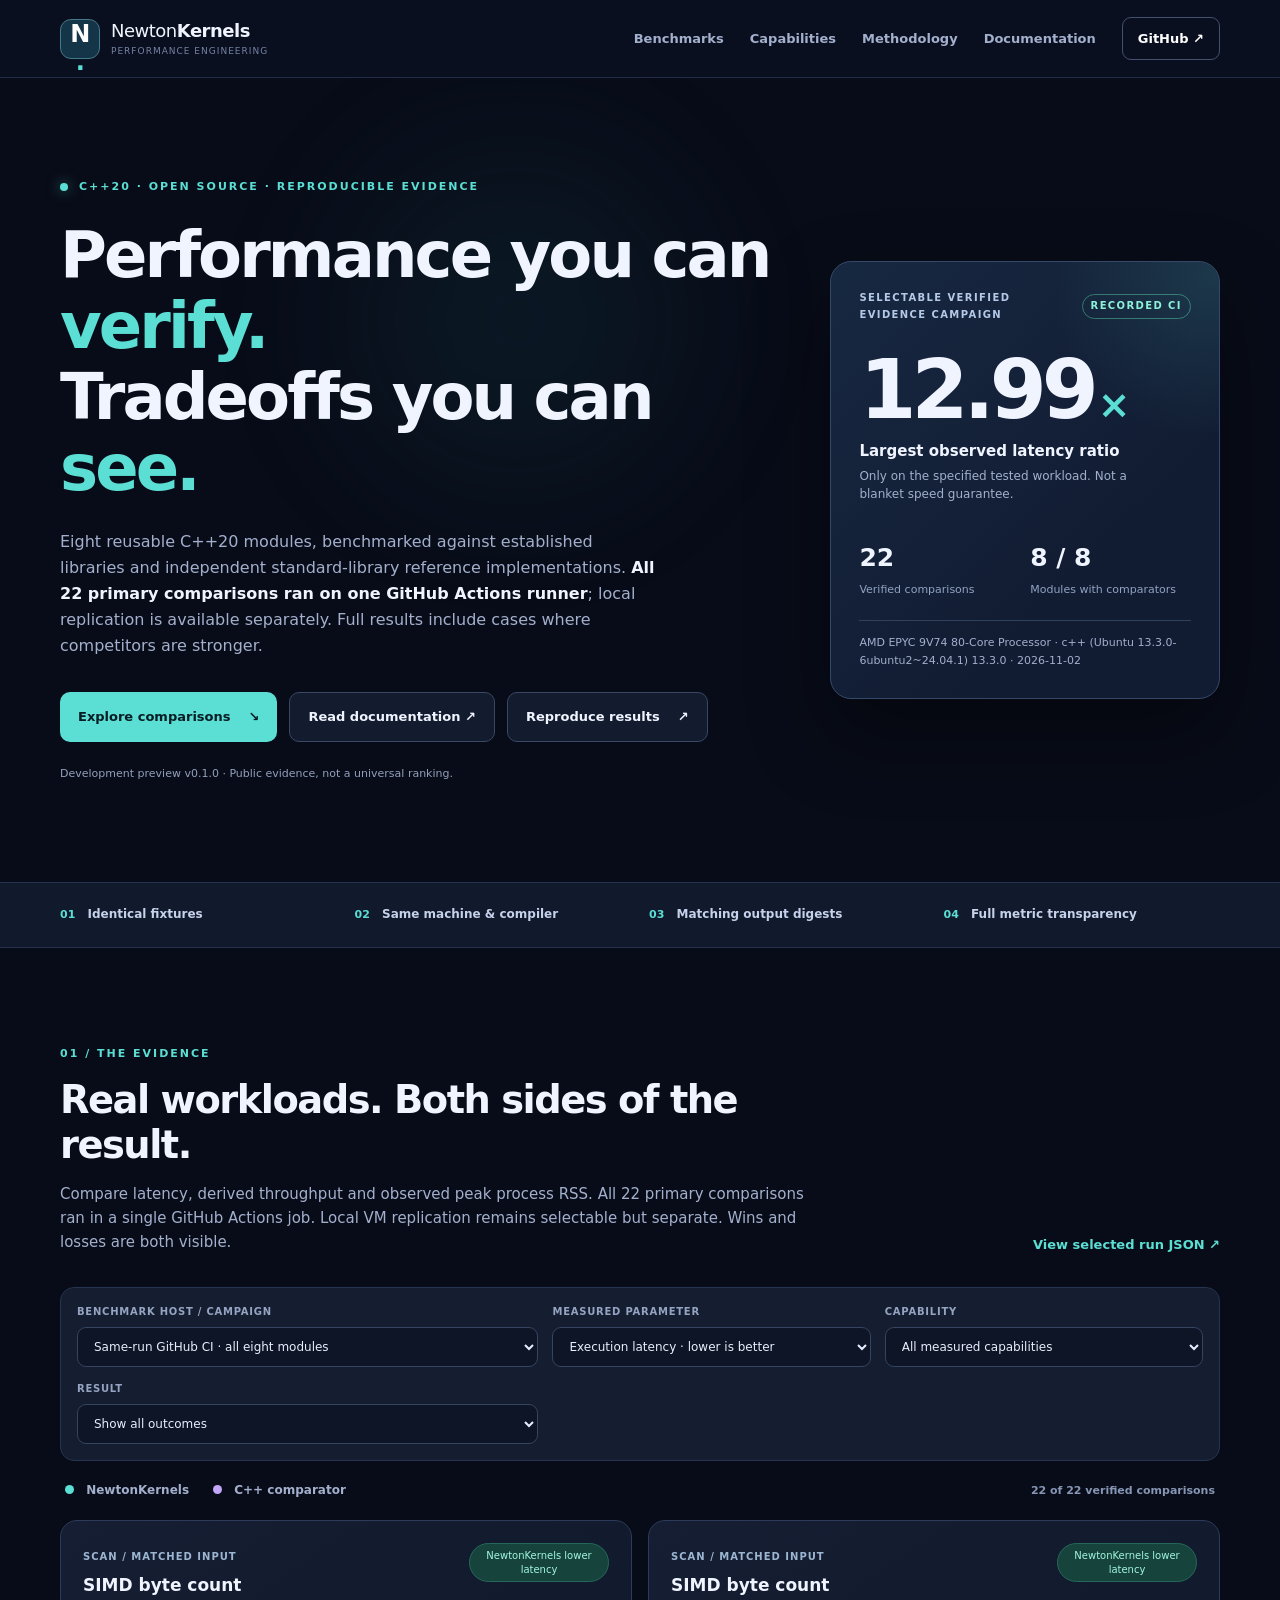
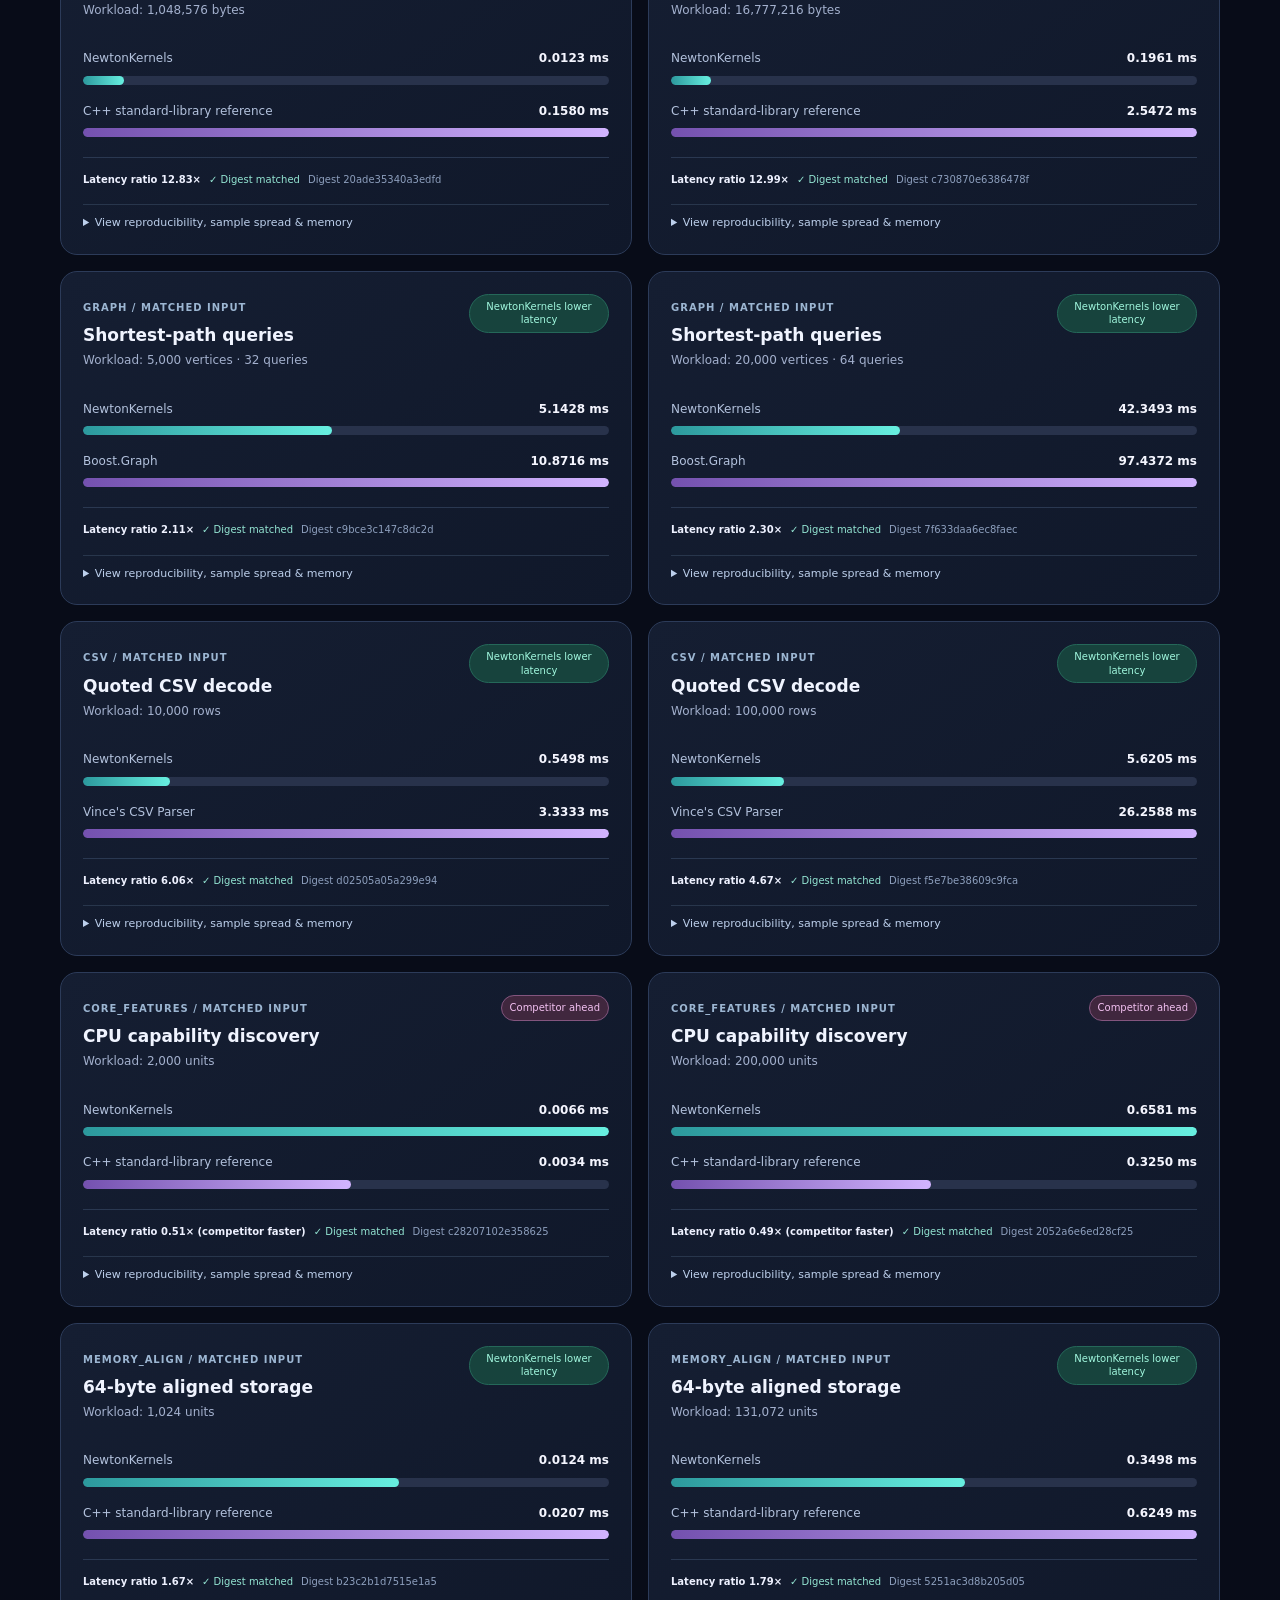
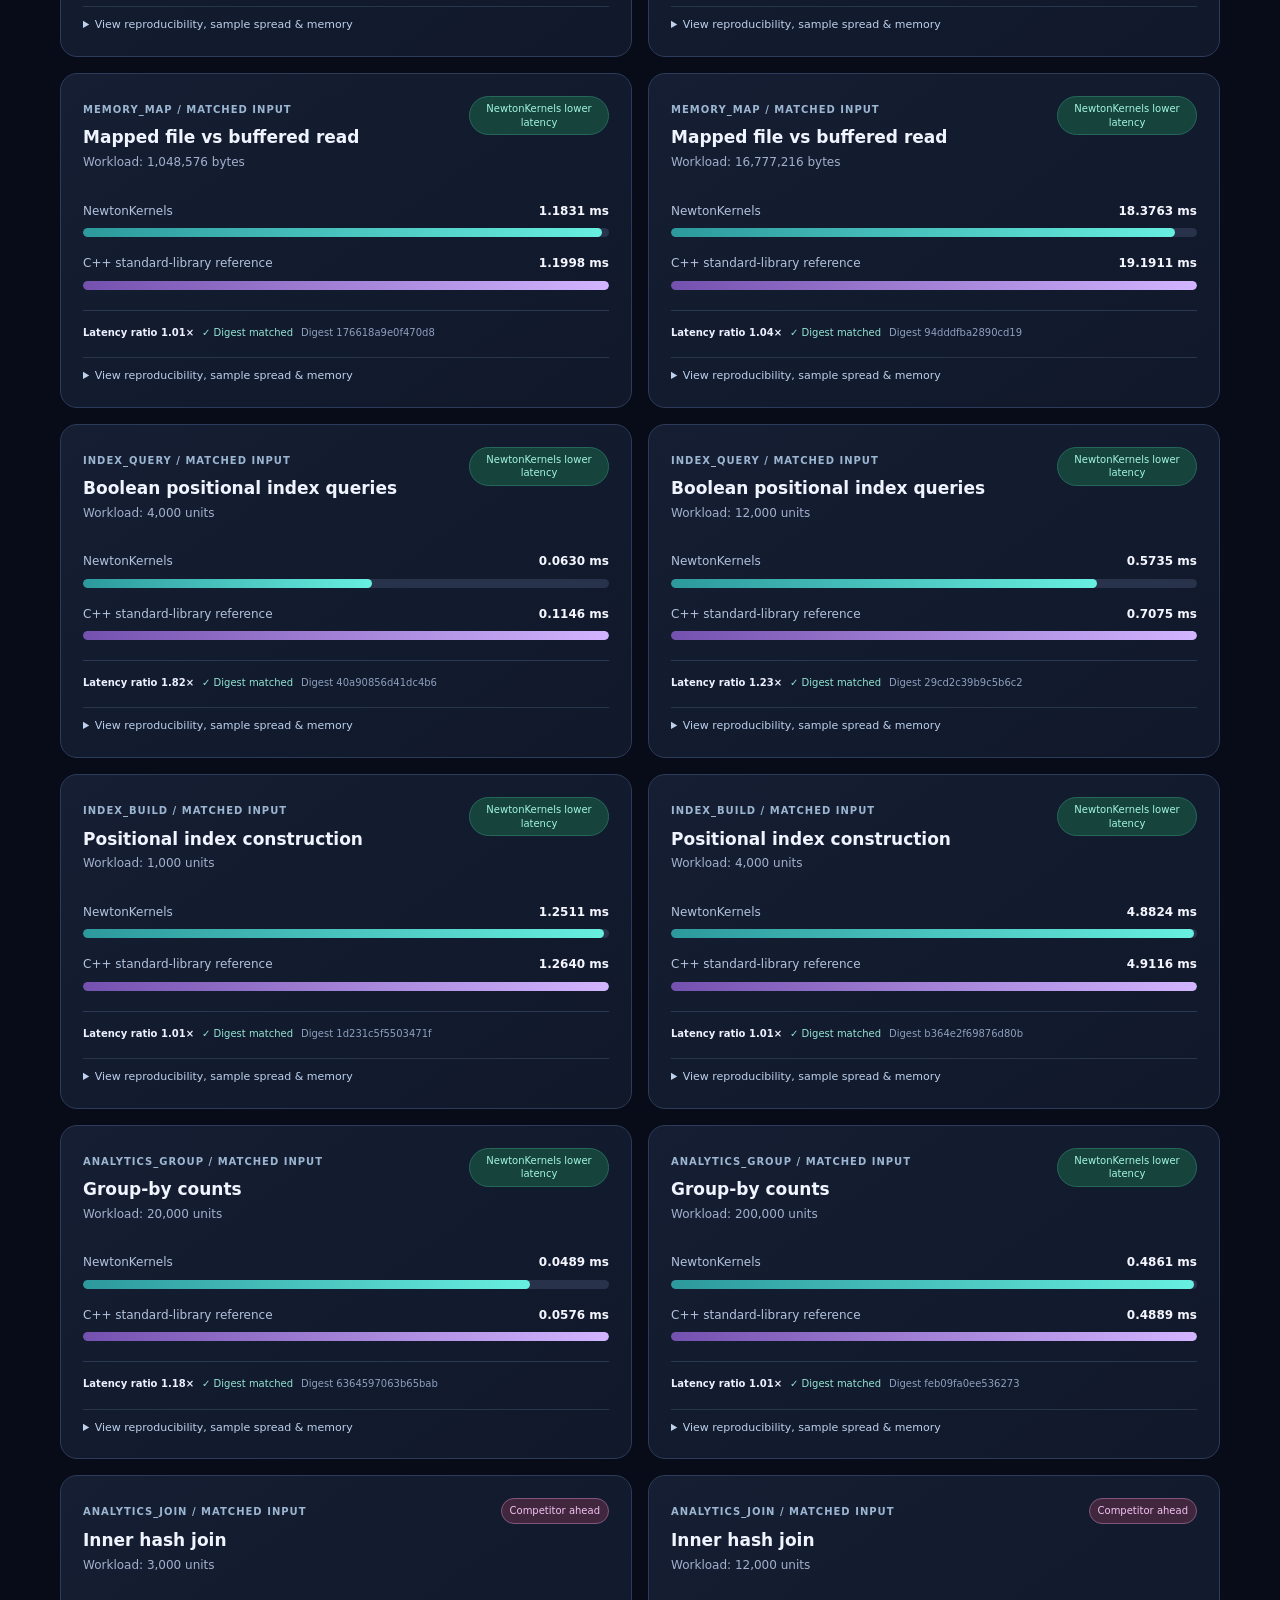
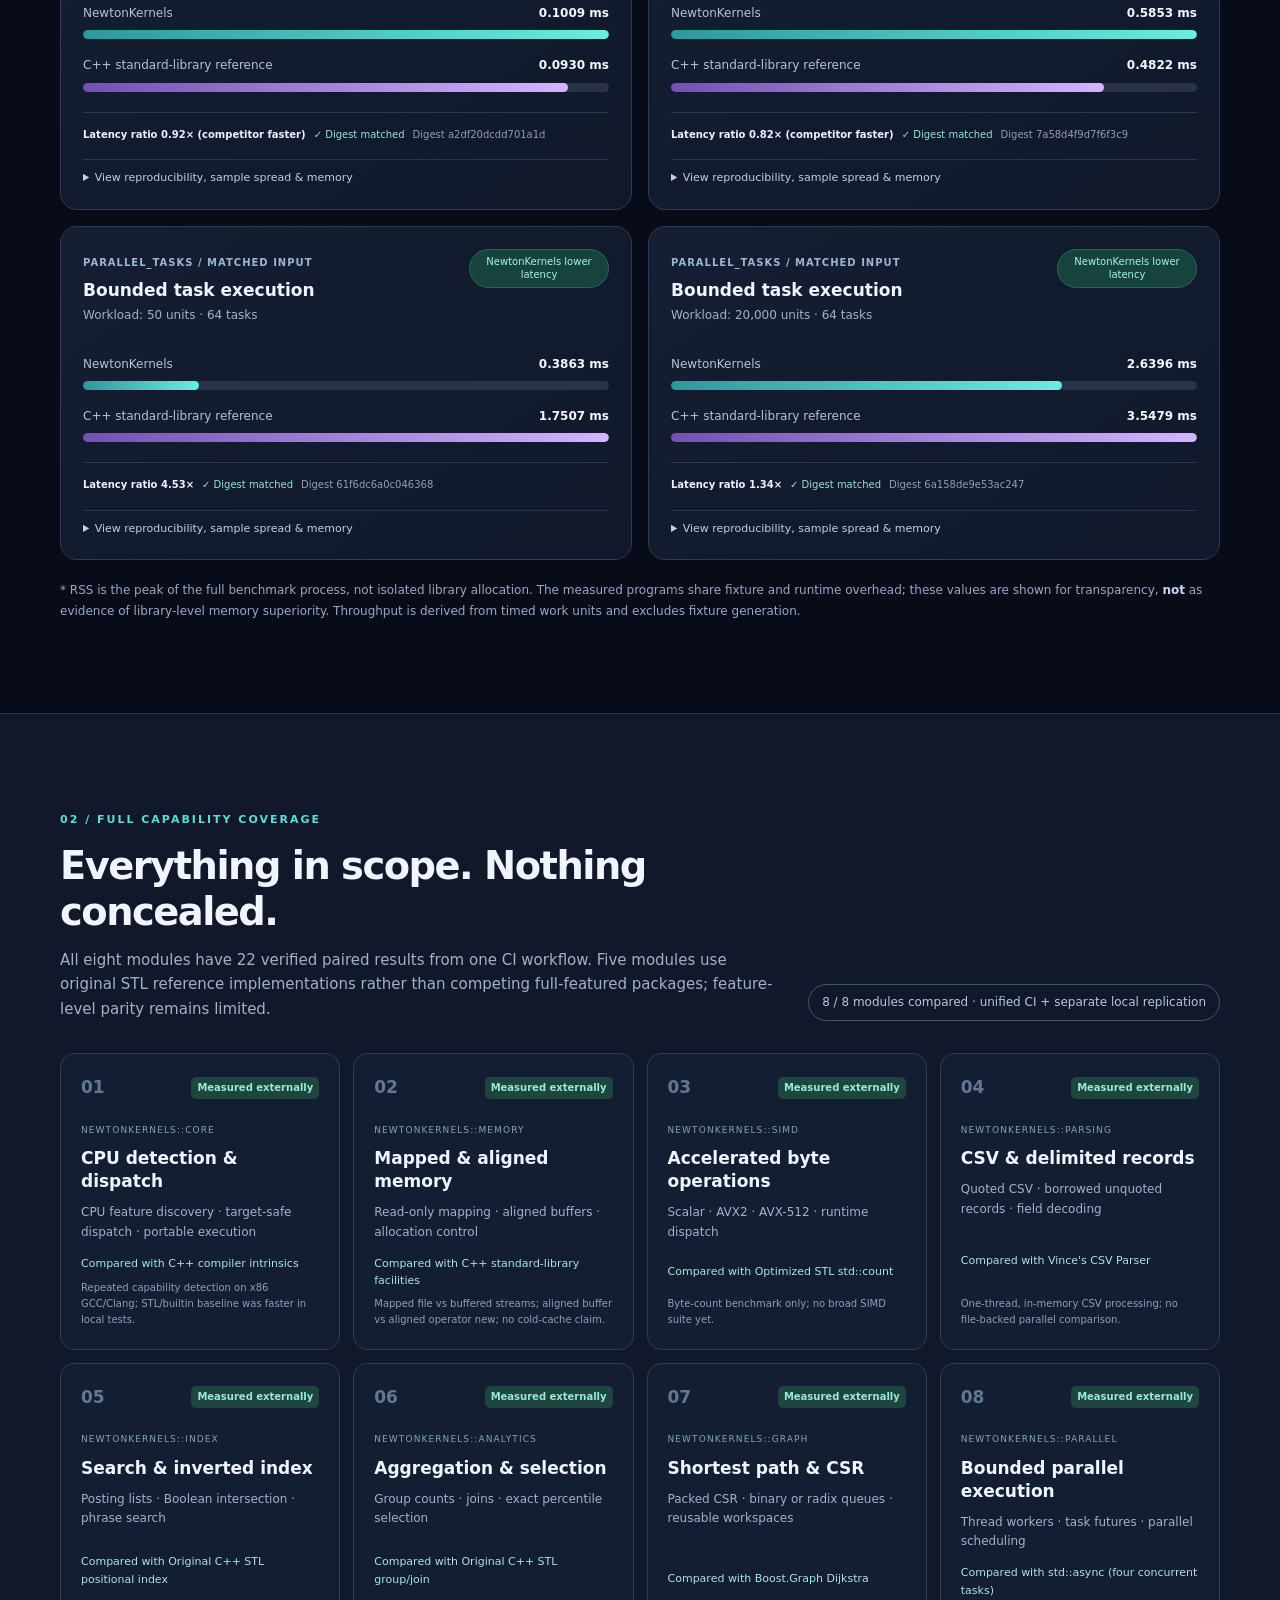
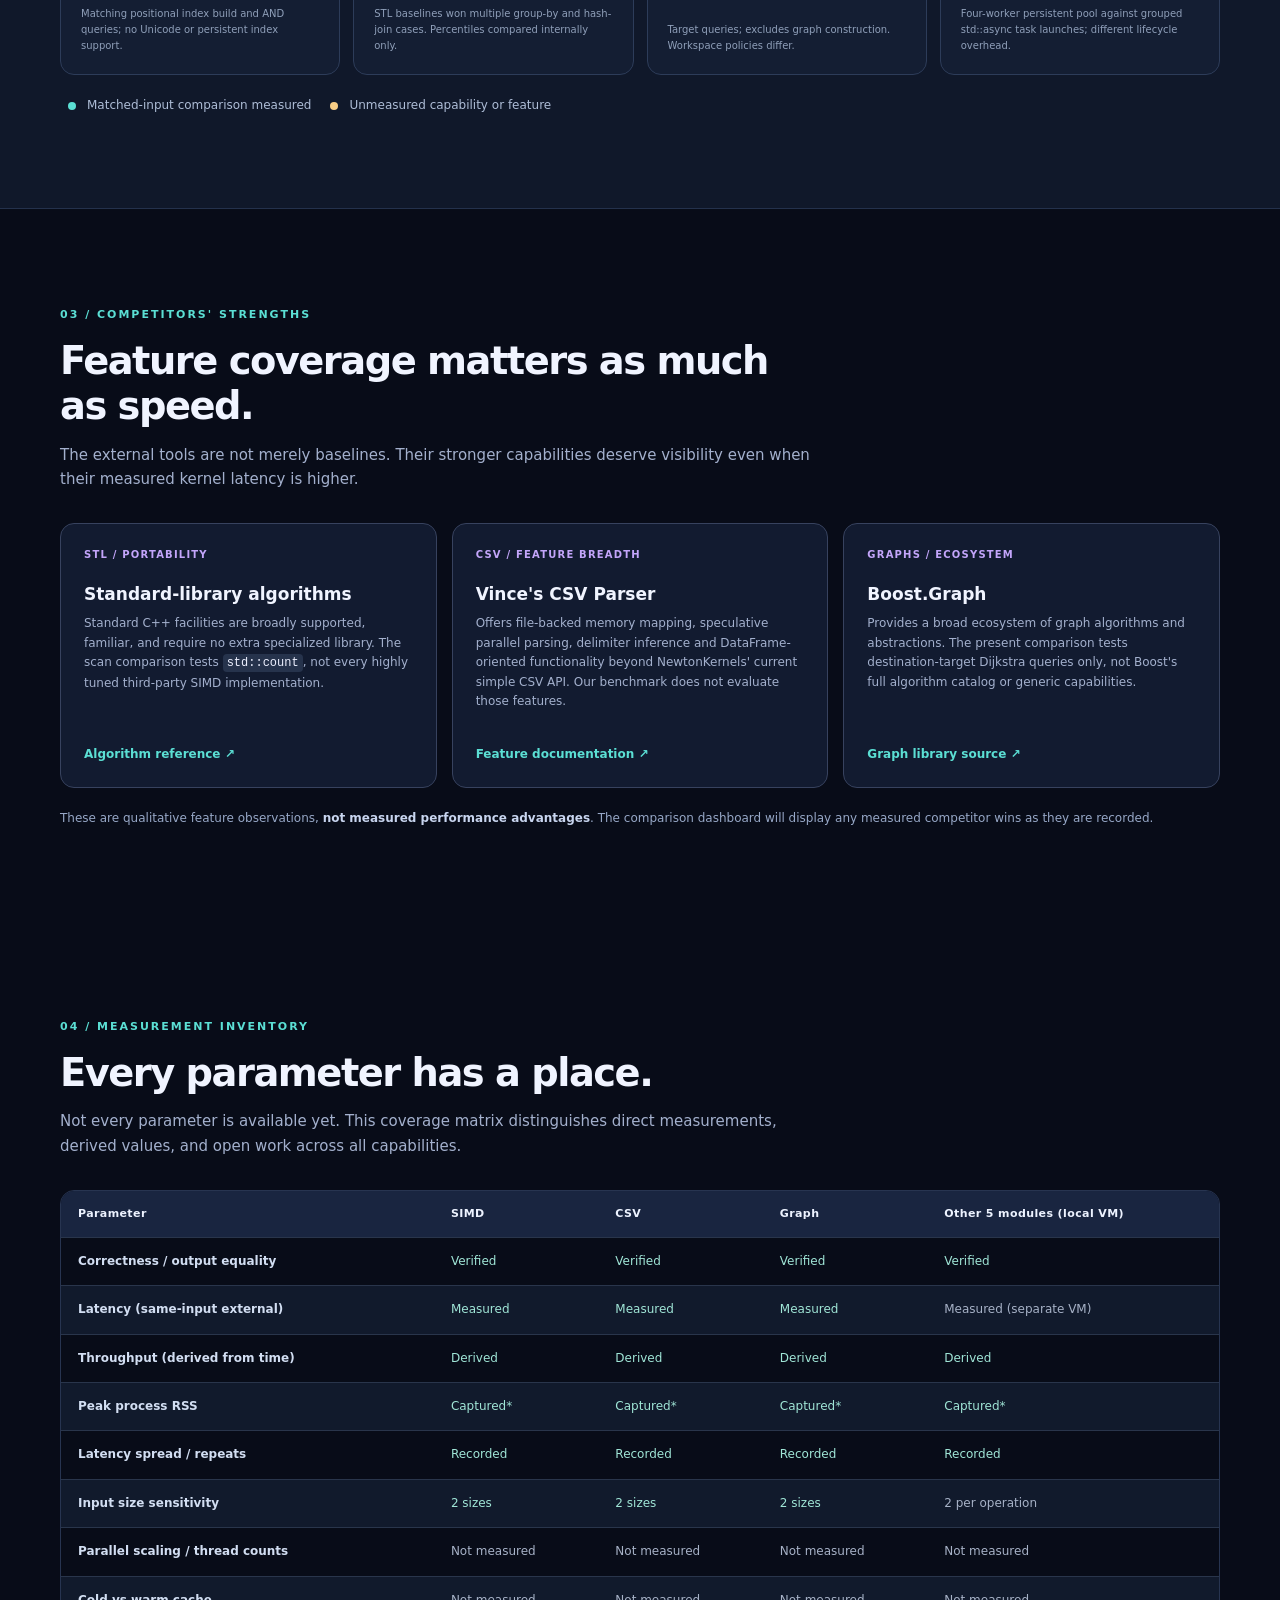
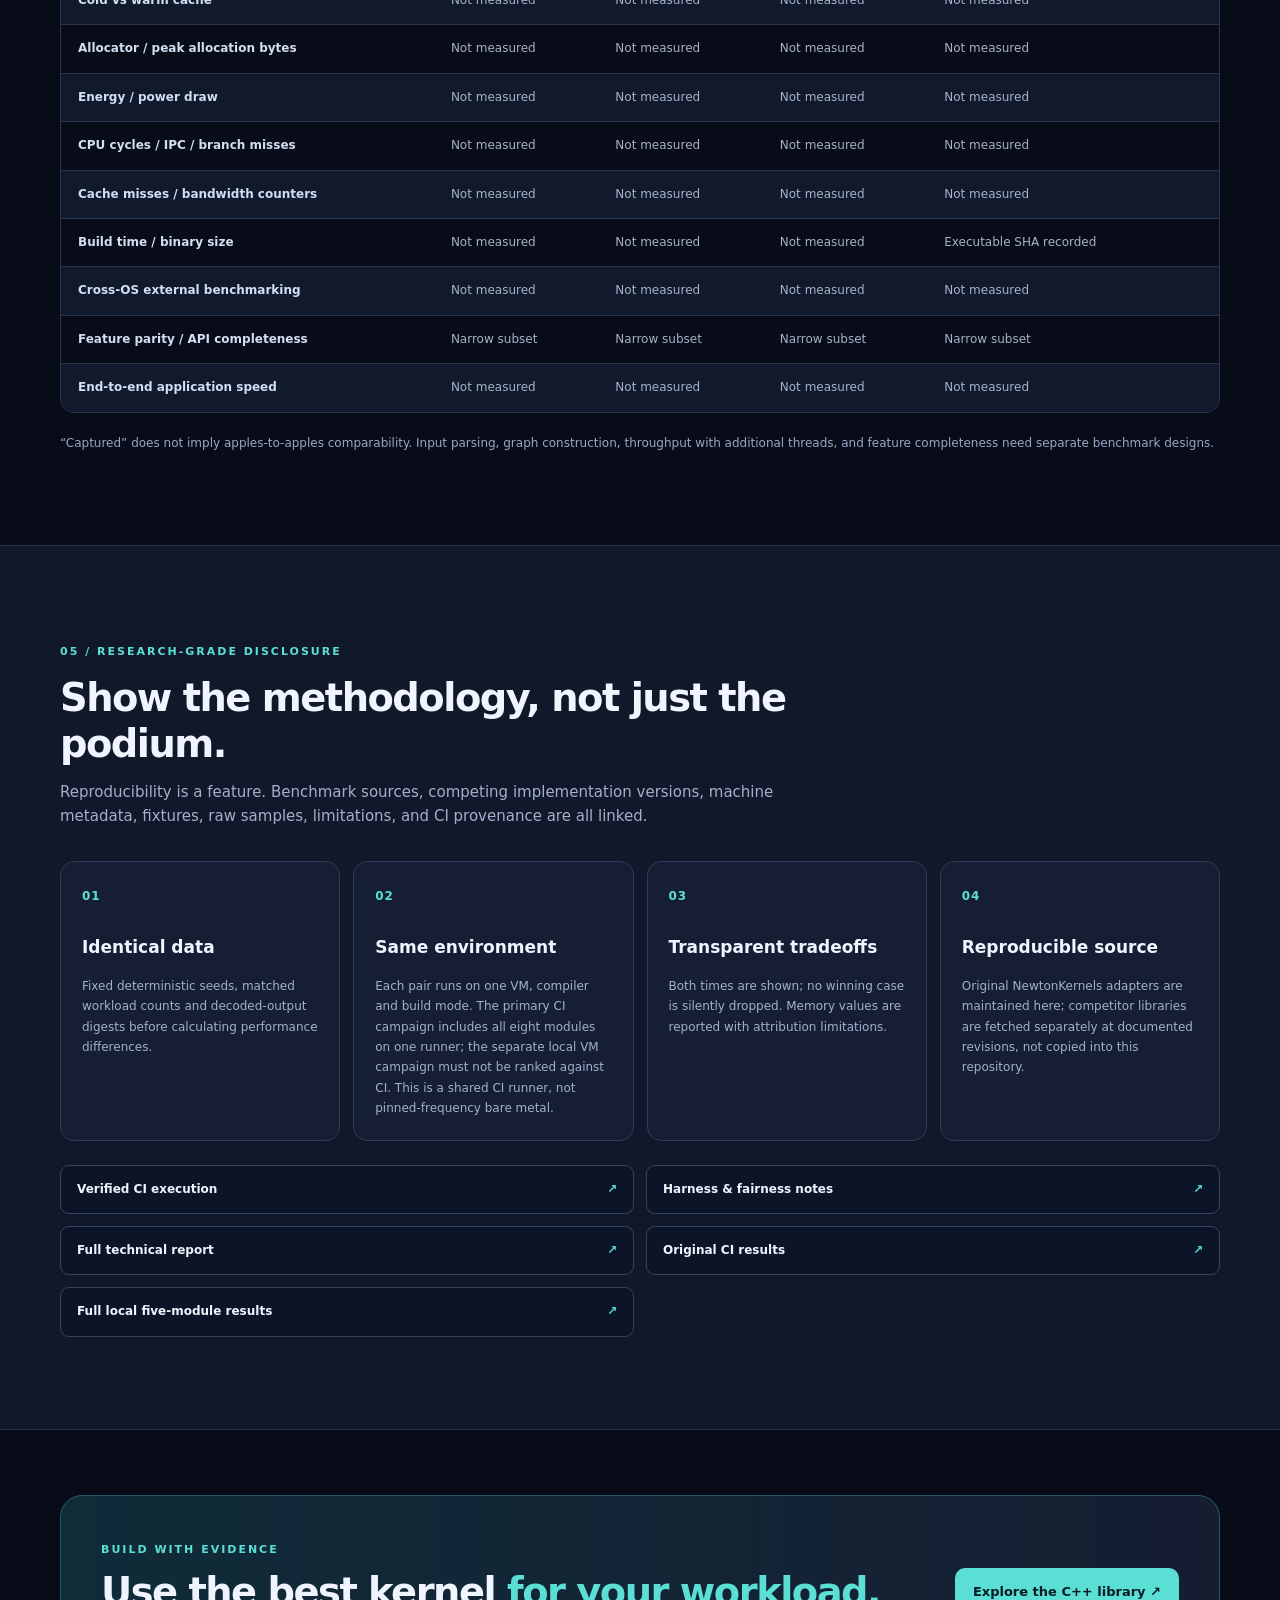
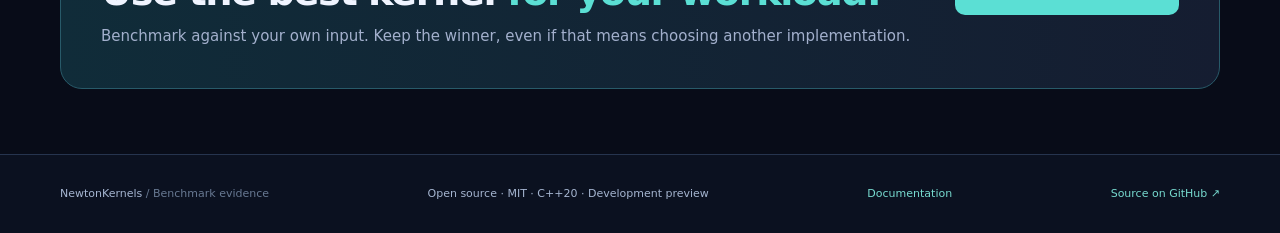
<file: showcase/index.html>
<!doctype html>
<html lang="en">
<head>
  <meta charset="utf-8">
  <meta name="viewport" content="width=device-width, initial-scale=1">
  <meta name="description" content="NewtonKernels performance evidence: complete C++ capability coverage, reproducible same-input benchmarks against STL, Boost.Graph and Vince's CSV Parser, including tradeoffs and limitations.">
  <meta name="theme-color" content="#0b1020">
  <title>NewtonKernels — Capabilities & Evidence</title>
  <link rel="stylesheet" href="assets/style.css">
  <script src="assets/app.js" defer></script>
</head>
<body>
  <a class="skip" href="#main">Skip to content</a>
  <header class="topbar">
    <div class="shell navbar">
      <a class="brand" href="#top" aria-label="NewtonKernels home"><span class="brand-symbol" aria-hidden="true">N<span>.</span></span><span>Newton<span class="brand-strong">Kernels</span><small>Performance engineering</small></span></a>
      <nav aria-label="Primary navigation"><a href="#benchmarks">Benchmarks</a><a href="#coverage">Capabilities</a><a href="#method">Methodology</a><a href="docs/index.html">Documentation</a><a class="nav-code" href="https://github.com/NewtonRedRing/newton-kernels">GitHub <span aria-hidden="true">↗</span></a></nav>
    </div>
  </header>
  <main id="main">
    <section id="top" class="hero shell">
      <div class="hero-copy">
        <div class="eyebrow"><span class="pulse"></span> C++20 · OPEN SOURCE · REPRODUCIBLE EVIDENCE</div>
        <h1>Performance you can <em>verify.</em><br>Tradeoffs you can <em>see.</em></h1>
        <p class="hero-lead">Eight reusable C++20 modules, benchmarked against established libraries and independent standard-library reference implementations. <strong>All 22 primary comparisons ran on one GitHub Actions runner</strong>; local replication is available separately. Full results include cases where competitors are stronger.</p>
        <div class="hero-actions"><a class="btn primary" href="#benchmarks">Explore comparisons <span aria-hidden="true">↘</span></a><a class="btn secondary" href="docs/getting-started.html">Read documentation ↗</a><a class="btn secondary" href="https://github.com/NewtonRedRing/newton-kernels/tree/main/benchmarks/competitors">Reproduce results <span aria-hidden="true">↗</span></a></div>
        <p class="hero-footnote">Development preview v0.1.0 · Public evidence, not a universal ranking.</p>
      </div>
      <div class="hero-panel" aria-label="Benchmark overview">
        <div class="panel-top"><span>SELECTABLE VERIFIED EVIDENCE CAMPAIGN</span><span class="live-dot">RECORDED CI</span></div>
        <div class="panel-big"><span id="max-speedup">12.99</span><span class="unit">×</span></div>
        <p class="panel-title">Largest observed latency ratio</p>
        <p class="panel-note">Only on the specified tested workload. Not a blanket speed guarantee.</p>
        <div class="panel-stats"><div><strong id="verified-count">22</strong><span>Verified comparisons</span></div><div><strong>8 / 8</strong><span>Modules with comparators</span></div></div>
        <div class="thin-line"></div><p class="panel-source" id="panel-source">Source environment is selected below</p>
      </div>
    </section>
    <section class="strip"><div class="shell strip-grid"><span><b>01</b> Identical fixtures</span><span><b>02</b> Same machine & compiler</span><span><b>03</b> Matching output digests</span><span><b>04</b> Full metric transparency</span></div></section>
    <section id="benchmarks" class="shell section">
      <div class="section-heading"><div><span class="kicker">01 / THE EVIDENCE</span><h2>Real workloads. Both sides of the result.</h2><p>Compare latency, derived throughput and observed peak process RSS. All 22 primary comparisons ran in a single GitHub Actions job. Local VM replication remains selectable but separate. Wins and losses are both visible.</p></div><a class="subtle-link" id="raw-json" href="data/results.json">View selected run JSON ↗</a></div>
      <div class="controls" role="group" aria-label="Comparison controls"><div class="control-item"><label for="campaign">Benchmark host / campaign</label><select id="campaign" aria-label="Select measured evidence campaign"></select></div><div class="control-item"><label for="metric">Measured parameter</label><select id="metric"><option value="latency">Execution latency · lower is better</option><option value="throughput">Operation throughput · higher is better</option><option value="rss">Peak process RSS · lower is better*</option></select></div><div class="control-item"><label for="workload">Capability</label><select id="workload"><option value="all">All measured capabilities</option></select></div><div class="control-item"><label for="winner">Result</label><select id="winner"><option value="all">Show all outcomes</option><option value="newton">NewtonKernels ahead</option><option value="competitor">Competitor ahead</option><option value="equal">Comparable / tie</option></select></div></div>
      <div class="results-context"><span><span class="legend-dot newton-dot"></span> NewtonKernels</span><span><span class="legend-dot competitor-dot"></span> C++ comparator</span><span class="result-count" id="shown-count">22 comparisons</span></div>
      <div class="benchmark-list" id="benchmark-list" aria-live="polite"><p>Loading verified comparisons…</p></div>
      <p class="footnote">* RSS is the peak of the full benchmark process, not isolated library allocation. The measured programs share fixture and runtime overhead; these values are shown for transparency, <strong>not</strong> as evidence of library-level memory superiority. Throughput is derived from timed work units and excludes fixture generation.</p>
    </section>
    <section class="section section-alt" id="coverage"><div class="shell"><div class="section-heading"><div><span class="kicker">02 / FULL CAPABILITY COVERAGE</span><h2>Everything in scope. Nothing concealed.</h2><p>All eight modules have 22 verified paired results from one CI workflow. Five modules use original STL reference implementations rather than competing full-featured packages; feature-level parity remains limited.</p></div><span class="coverage-ratio">8 / 8 modules compared · unified CI + separate local replication</span></div><div id="module-grid" class="module-grid"></div>
      <div class="coverage-key"><span class="key-dot verified"></span> Matched-input comparison measured <span class="key-dot pending"></span> Unmeasured capability or feature</div>
    </div></section>
    <section class="shell section" id="alternatives"><div class="section-heading"><div><span class="kicker">03 / COMPETITORS' STRENGTHS</span><h2>Feature coverage matters as much as speed.</h2><p>The external tools are not merely baselines. Their stronger capabilities deserve visibility even when their measured kernel latency is higher.</p></div></div><div class="strength-grid"><article class="strength-card"><span class="strength-label">STL / PORTABILITY</span><h3>Standard-library algorithms</h3><p>Standard C++ facilities are broadly supported, familiar, and require no extra specialized library. The scan comparison tests <code>std::count</code>, not every highly tuned third-party SIMD implementation.</p><a href="https://en.cppreference.com/w/cpp/algorithm/count">Algorithm reference ↗</a></article><article class="strength-card"><span class="strength-label">CSV / FEATURE BREADTH</span><h3>Vince's CSV Parser</h3><p>Offers file-backed memory mapping, speculative parallel parsing, delimiter inference and DataFrame-oriented functionality beyond NewtonKernels' current simple CSV API. Our benchmark does not evaluate those features.</p><a href="https://github.com/vincentlaucsb/csv-parser">Feature documentation ↗</a></article><article class="strength-card"><span class="strength-label">GRAPHS / ECOSYSTEM</span><h3>Boost.Graph</h3><p>Provides a broad ecosystem of graph algorithms and abstractions. The present comparison tests destination-target Dijkstra queries only, not Boost's full algorithm catalog or generic capabilities.</p><a href="https://github.com/boostorg/graph">Graph library source ↗</a></article></div><p class="footnote">These are qualitative feature observations, <strong>not measured performance advantages</strong>. The comparison dashboard will display any measured competitor wins as they are recorded.</p></section>
    <section class="shell section" id="dimensions"><div class="section-heading"><div><span class="kicker">04 / MEASUREMENT INVENTORY</span><h2>Every parameter has a place.</h2><p>Not every parameter is available yet. This coverage matrix distinguishes direct measurements, derived values, and open work across all capabilities.</p></div></div><div class="table-scroll"><table class="matrix"><caption class="sr-only">Metric measurement coverage across NewtonKernels modules</caption><thead><tr><th scope="col">Parameter</th><th scope="col">SIMD</th><th scope="col">CSV</th><th scope="col">Graph</th><th scope="col">Other 5 modules (local VM)</th></tr></thead><tbody id="metric-matrix"></tbody></table></div><p class="footnote">“Captured” does not imply apples-to-apples comparability. Input parsing, graph construction, throughput with additional threads, and feature completeness need separate benchmark designs.</p></section>
    <section class="section section-alt" id="method"><div class="shell"><div class="section-heading"><div><span class="kicker">05 / RESEARCH-GRADE DISCLOSURE</span><h2>Show the methodology, not just the podium.</h2><p>Reproducibility is a feature. Benchmark sources, competing implementation versions, machine metadata, fixtures, raw samples, limitations, and CI provenance are all linked.</p></div></div><div class="method-grid"><article class="method-card"><span class="method-no">01</span><h3>Identical data</h3><p>Fixed deterministic seeds, matched workload counts and decoded-output digests before calculating performance differences.</p></article><article class="method-card"><span class="method-no">02</span><h3>Same environment</h3><p>Each pair runs on one VM, compiler and build mode. The primary CI campaign includes all eight modules on one runner; the separate local VM campaign must not be ranked against CI. This is a shared CI runner, not pinned-frequency bare metal.</p></article><article class="method-card"><span class="method-no">03</span><h3>Transparent tradeoffs</h3><p>Both times are shown; no winning case is silently dropped. Memory values are reported with attribution limitations.</p></article><article class="method-card"><span class="method-no">04</span><h3>Reproducible source</h3><p>Original NewtonKernels adapters are maintained here; competitor libraries are fetched separately at documented revisions, not copied into this repository.</p></article></div><div class="evidence-links"><a href="https://github.com/NewtonRedRing/newton-kernels/actions/runs/41489511384">Verified CI execution <span>↗</span></a><a href="https://github.com/NewtonRedRing/newton-kernels/blob/main/benchmarks/competitors/README.md">Harness & fairness notes <span>↗</span></a><a href="https://github.com/NewtonRedRing/newton-kernels/blob/main/docs/performance-comparison.md">Full technical report <span>↗</span></a><a href="data/results.json">Original CI results <span>↗</span></a><a href="data/extended-results.json">Full local five-module results <span>↗</span></a></div></div></section>
    <section class="shell callout"><div><span class="kicker">BUILD WITH EVIDENCE</span><h2>Use the best kernel <em>for your workload.</em></h2><p>Benchmark against your own input. Keep the winner, even if that means choosing another implementation.</p></div><a class="btn primary" href="https://github.com/NewtonRedRing/newton-kernels">Explore the C++ library ↗</a></section>
  </main>
  <footer><div class="shell footer-inner"><span>NewtonKernels <span class="muted">/ Benchmark evidence</span></span><span>Open source · MIT · C++20 · Development preview</span><a href="docs/index.html">Documentation</a><a href="https://github.com/NewtonRedRing/newton-kernels">Source on GitHub ↗</a></div></footer>
</body>
</html>
</file>
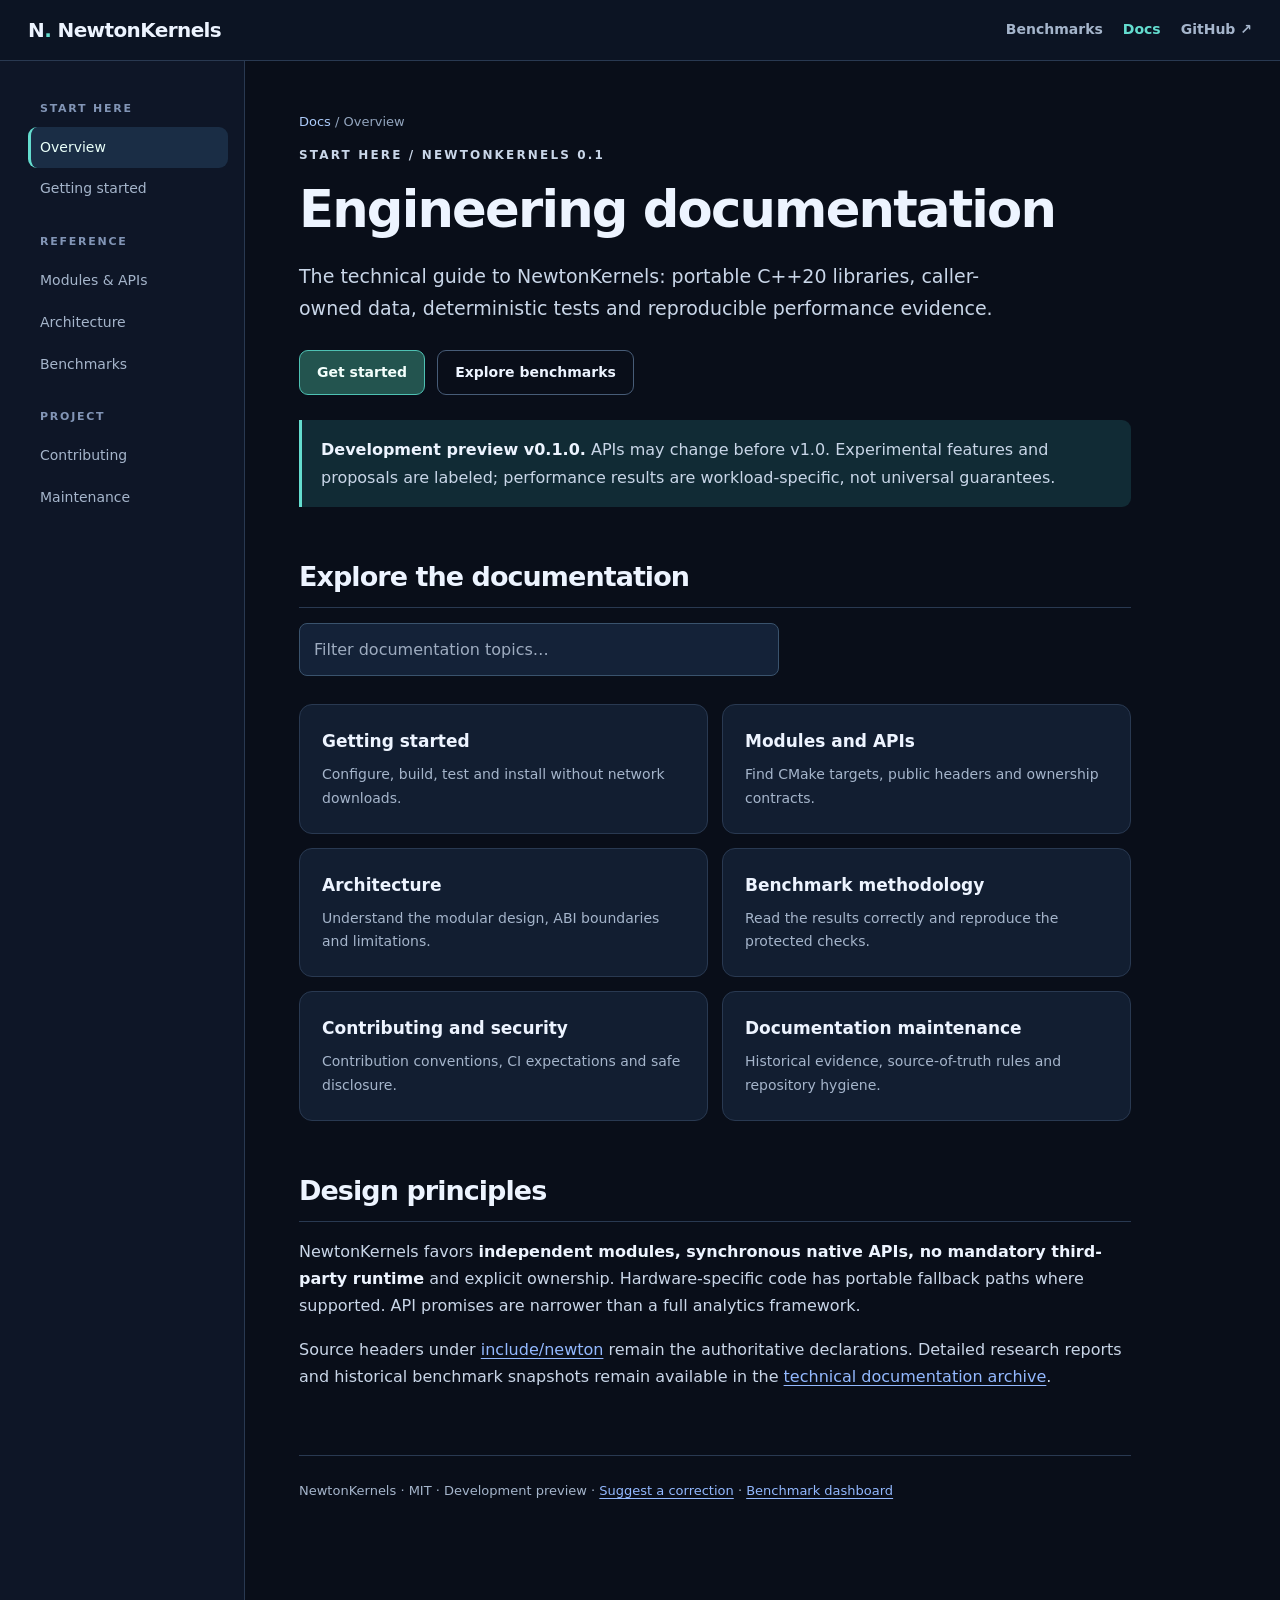
<file: showcase/docs/index.html>
<!doctype html>
<html lang="en"><head><meta charset="utf-8"><meta name="viewport" content="width=device-width, initial-scale=1"><meta name="theme-color" content="#0c1423"><meta name="description" content="NewtonKernels: Engineering documentation. The technical guide to NewtonKernels: portable C++20 libraries, caller-owned data, deterministic tests and reproducible performance evidence."><title>Overview | NewtonKernels Docs</title><link rel="stylesheet" href="../assets/docs.css"><script src="../assets/docs.js" defer></script></head>
<body><a class="skip" href="#main">Skip to documentation</a><header class="top"><div class="top-inner"><a class="wordmark" href="../index.html">N<span>.</span> NewtonKernels</a><nav class="topnav" aria-label="Global navigation"><a href="../index.html">Benchmarks</a><a href="index.html" aria-current="page">Docs</a><a href="https://github.com/NewtonRedRing/newton-kernels">GitHub ↗</a></nav></div></header><div class="layout"><aside class="side" aria-label="Documentation navigation"><nav class="side-inner"><div class="side-label">Start here</div><a aria-current="page" href="index.html">Overview</a><a  href="getting-started.html">Getting started</a><div class="side-label">Reference</div><a  href="modules.html">Modules & APIs</a><a  href="architecture.html">Architecture</a><a  href="benchmarks.html">Benchmarks</a><div class="side-label">Project</div><a  href="contributing.html">Contributing</a><a  href="maintenance.html">Maintenance</a></nav></aside><main class="doc" id="main"><div class="breadcrumbs"><a href="index.html">Docs</a> / Overview</div><p class="eyebrow">Start here / NewtonKernels 0.1</p><h1>Engineering documentation</h1><p class="lead">The technical guide to NewtonKernels: portable C++20 libraries, caller-owned data, deterministic tests and reproducible performance evidence.</p>
<div class="actions"><a class="button" href="getting-started.html">Get started</a><a class="button secondary" href="../index.html">Explore benchmarks</a></div>
<div class="callout"><p><strong>Development preview v0.1.0.</strong> APIs may change before v1.0. Experimental features and proposals are labeled; performance results are workload-specific, not universal guarantees.</p></div>
<h2 id="browse">Explore the documentation</h2><input id="doc-search" class="search" type="search" placeholder="Filter documentation topics…" aria-label="Filter documentation topics"><p id="search-empty" class="empty" role="status">No matching topics. Try installation, API, architecture or benchmarks.</p>
<div class="tiles" id="doc-tiles">
<a class="tile" data-keywords="install cmake first build quickstart tests" href="getting-started.html"><strong>Getting started</strong><span>Configure, build, test and install without network downloads.</span></a>
<a class="tile" data-keywords="api headers modules functions index graph memory parsing" href="modules.html"><strong>Modules and APIs</strong><span>Find CMake targets, public headers and ownership contracts.</span></a>
<a class="tile" data-keywords="design architecture ownership contracts runtime dispatch" href="architecture.html"><strong>Architecture</strong><span>Understand the modular design, ABI boundaries and limitations.</span></a>
<a class="tile" data-keywords="performance benchmark reproducibility evidence comparisons" href="benchmarks.html"><strong>Benchmark methodology</strong><span>Read the results correctly and reproduce the protected checks.</span></a>
<a class="tile" data-keywords="contribute security pull request test release" href="contributing.html"><strong>Contributing and security</strong><span>Contribution conventions, CI expectations and safe disclosure.</span></a>
<a class="tile" data-keywords="maintenance cleanup docs archive historical provenance" href="maintenance.html"><strong>Documentation maintenance</strong><span>Historical evidence, source-of-truth rules and repository hygiene.</span></a>
</div>
<h2 id="principles">Design principles</h2><p>NewtonKernels favors <strong>independent modules, synchronous native APIs, no mandatory third-party runtime</strong> and explicit ownership. Hardware-specific code has portable fallback paths where supported. API promises are narrower than a full analytics framework.</p>
<p>Source headers under <a href="https://github.com/NewtonRedRing/newton-kernels/tree/main/include/newton">include/newton</a> remain the authoritative declarations. Detailed research reports and historical benchmark snapshots remain available in the <a href="https://github.com/NewtonRedRing/newton-kernels/tree/main/docs">technical documentation archive</a>.</p><footer class="footer">NewtonKernels · MIT · Development preview · <a href="https://github.com/NewtonRedRing/newton-kernels/issues">Suggest a correction</a> · <a href="../index.html">Benchmark dashboard</a></footer></main></div></body></html>
</file>
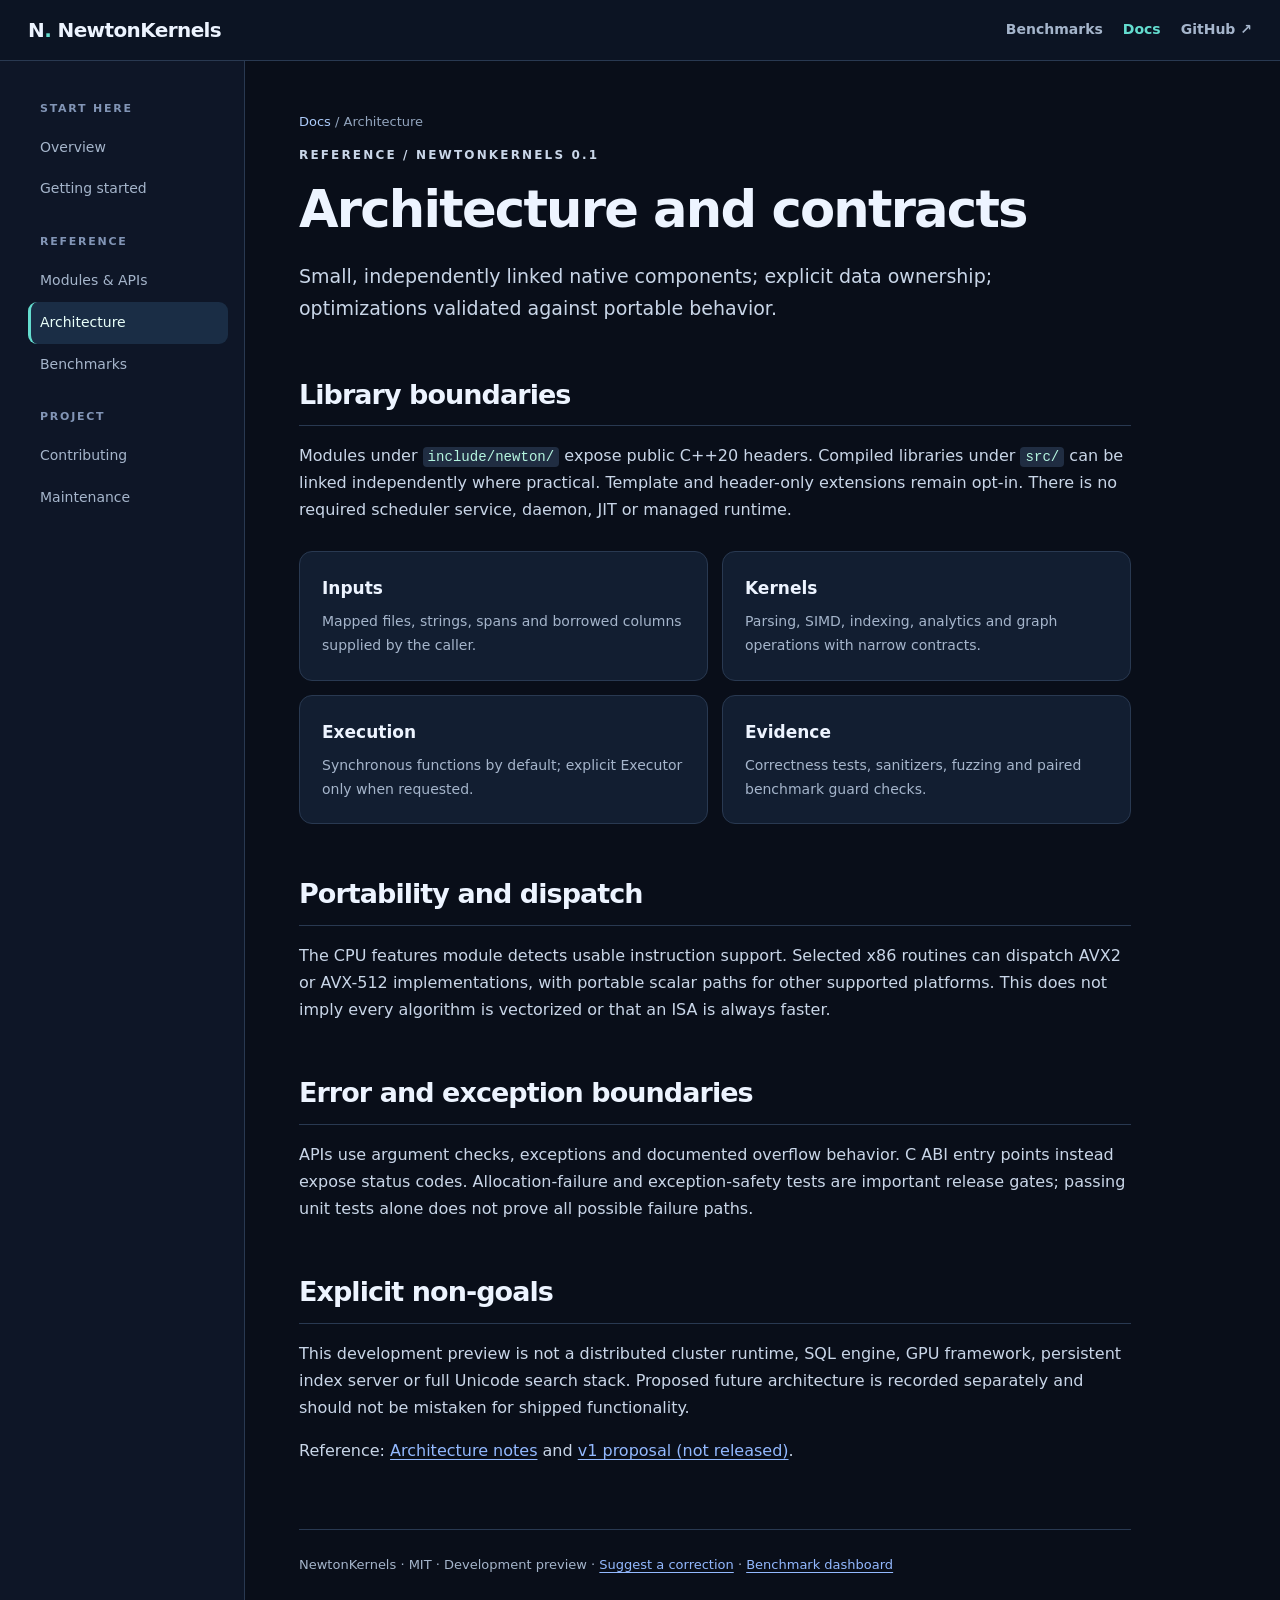
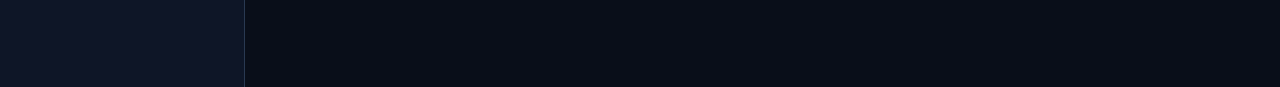
<file: showcase/docs/architecture.html>
<!doctype html>
<html lang="en"><head><meta charset="utf-8"><meta name="viewport" content="width=device-width, initial-scale=1"><meta name="theme-color" content="#0c1423"><meta name="description" content="NewtonKernels: Architecture and contracts. Small, independently linked native components; explicit data ownership; optimizations validated against portable behavior."><title>Architecture | NewtonKernels Docs</title><link rel="stylesheet" href="../assets/docs.css"><script src="../assets/docs.js" defer></script></head>
<body><a class="skip" href="#main">Skip to documentation</a><header class="top"><div class="top-inner"><a class="wordmark" href="../index.html">N<span>.</span> NewtonKernels</a><nav class="topnav" aria-label="Global navigation"><a href="../index.html">Benchmarks</a><a href="index.html" aria-current="page">Docs</a><a href="https://github.com/NewtonRedRing/newton-kernels">GitHub ↗</a></nav></div></header><div class="layout"><aside class="side" aria-label="Documentation navigation"><nav class="side-inner"><div class="side-label">Start here</div><a  href="index.html">Overview</a><a  href="getting-started.html">Getting started</a><div class="side-label">Reference</div><a  href="modules.html">Modules & APIs</a><a aria-current="page" href="architecture.html">Architecture</a><a  href="benchmarks.html">Benchmarks</a><div class="side-label">Project</div><a  href="contributing.html">Contributing</a><a  href="maintenance.html">Maintenance</a></nav></aside><main class="doc" id="main"><div class="breadcrumbs"><a href="index.html">Docs</a> / Architecture</div><p class="eyebrow">Reference / NewtonKernels 0.1</p><h1>Architecture and contracts</h1><p class="lead">Small, independently linked native components; explicit data ownership; optimizations validated against portable behavior.</p>
<h2 id="layers">Library boundaries</h2><p>Modules under <code>include/newton/</code> expose public C++20 headers. Compiled libraries under <code>src/</code> can be linked independently where practical. Template and header-only extensions remain opt-in. There is no required scheduler service, daemon, JIT or managed runtime.</p>
<div class="tiles"><div class="tile"><strong>Inputs</strong><span>Mapped files, strings, spans and borrowed columns supplied by the caller.</span></div><div class="tile"><strong>Kernels</strong><span>Parsing, SIMD, indexing, analytics and graph operations with narrow contracts.</span></div><div class="tile"><strong>Execution</strong><span>Synchronous functions by default; explicit Executor only when requested.</span></div><div class="tile"><strong>Evidence</strong><span>Correctness tests, sanitizers, fuzzing and paired benchmark guard checks.</span></div></div>
<h2 id="portability">Portability and dispatch</h2><p>The CPU features module detects usable instruction support. Selected x86 routines can dispatch AVX2 or AVX-512 implementations, with portable scalar paths for other supported platforms. This does not imply every algorithm is vectorized or that an ISA is always faster.</p>
<h2 id="failure">Error and exception boundaries</h2><p>APIs use argument checks, exceptions and documented overflow behavior. C ABI entry points instead expose status codes. Allocation-failure and exception-safety tests are important release gates; passing unit tests alone does not prove all possible failure paths.</p>
<h2 id="non-goals">Explicit non-goals</h2><p>This development preview is not a distributed cluster runtime, SQL engine, GPU framework, persistent index server or full Unicode search stack. Proposed future architecture is recorded separately and should not be mistaken for shipped functionality.</p>
<p>Reference: <a href="https://github.com/NewtonRedRing/newton-kernels/blob/main/docs/architecture.md">Architecture notes</a> and <a href="https://github.com/NewtonRedRing/newton-kernels/blob/main/docs/v1-architecture-roadmap.md">v1 proposal (not released)</a>.</p><footer class="footer">NewtonKernels · MIT · Development preview · <a href="https://github.com/NewtonRedRing/newton-kernels/issues">Suggest a correction</a> · <a href="../index.html">Benchmark dashboard</a></footer></main></div></body></html>
</file>
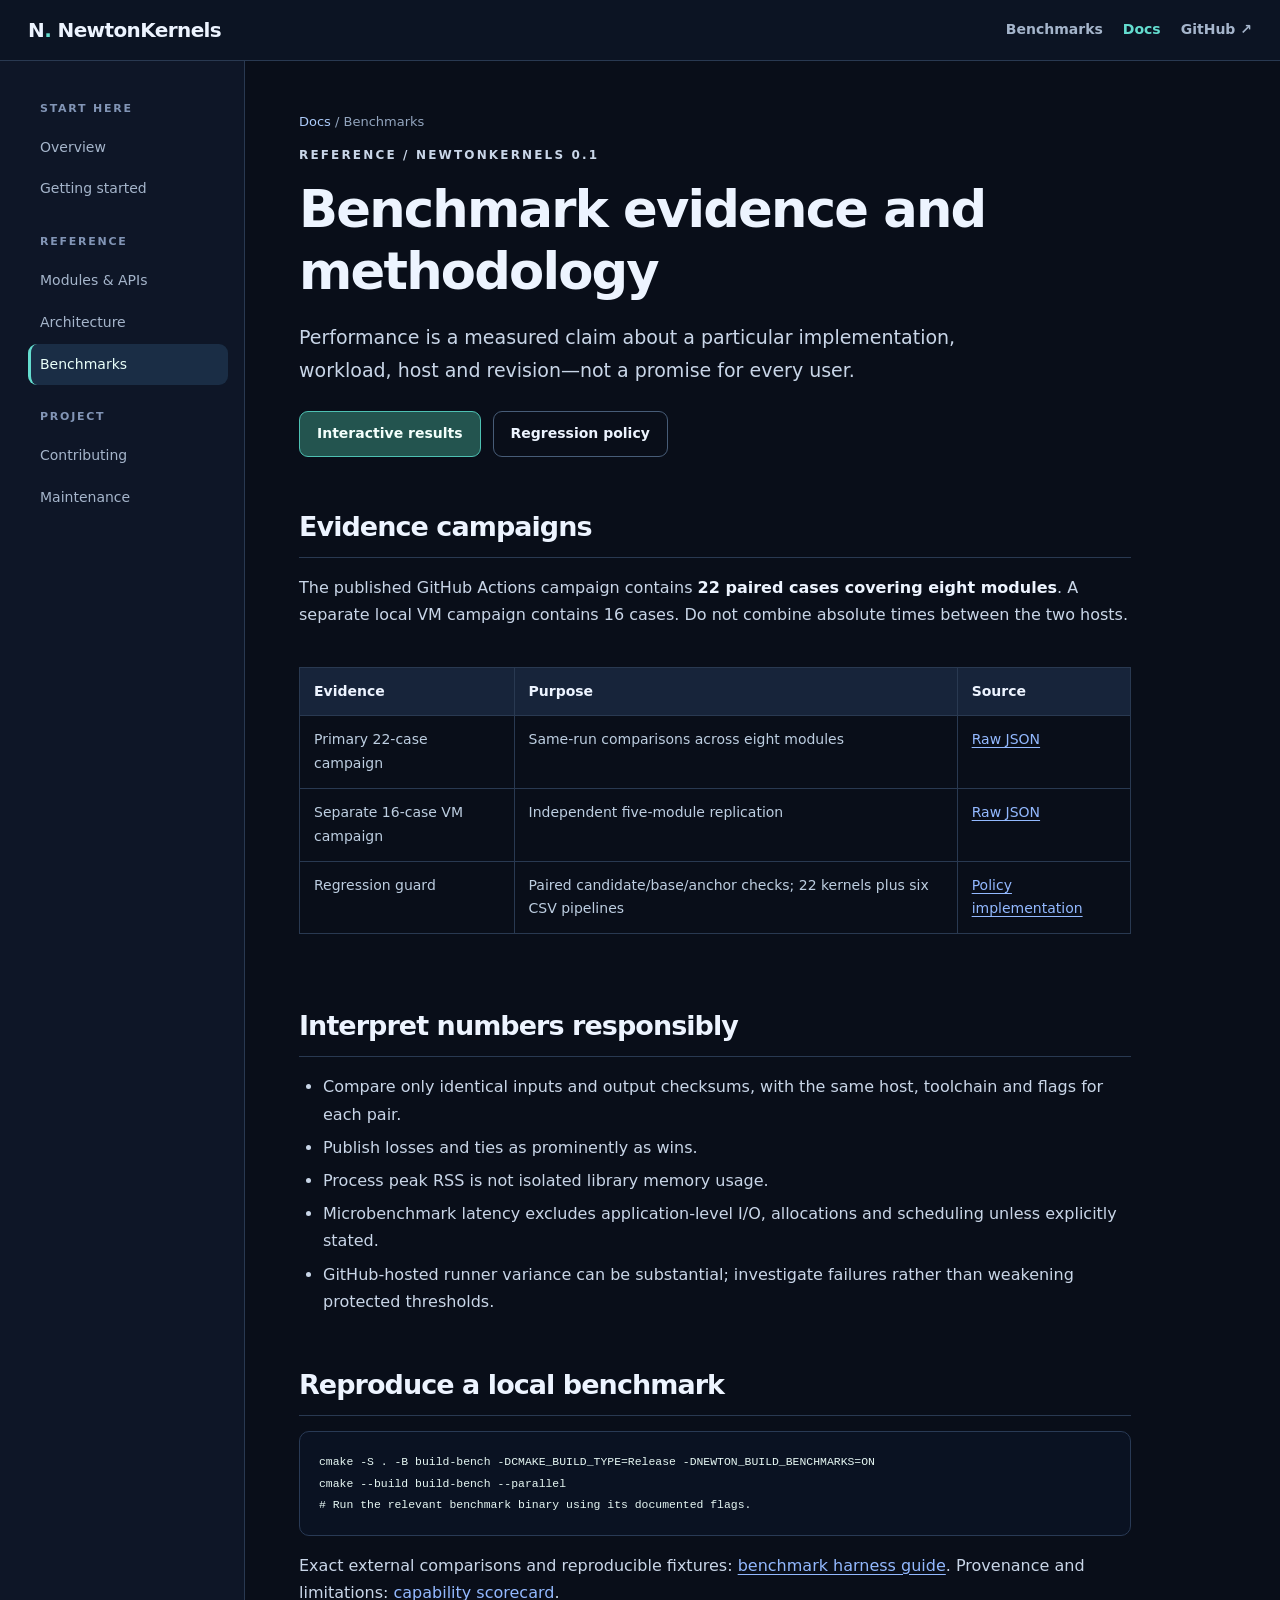
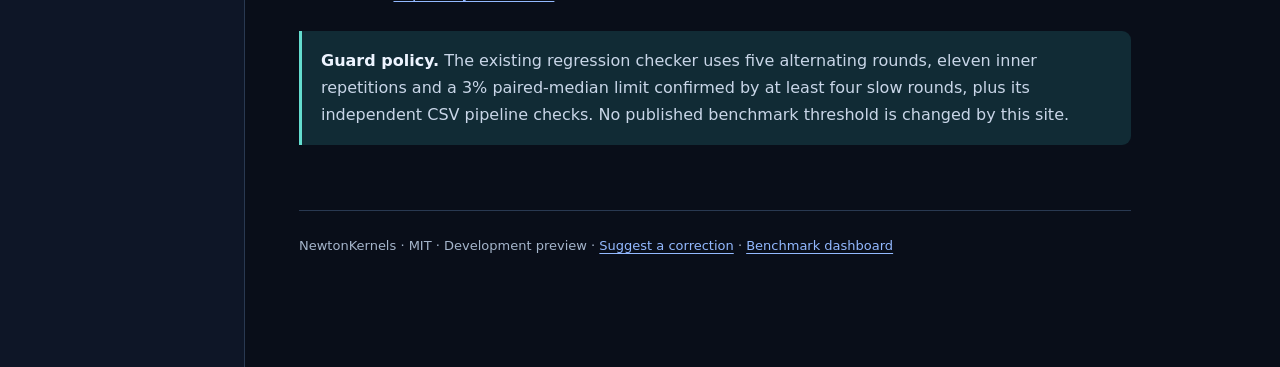
<file: showcase/docs/benchmarks.html>
<!doctype html>
<html lang="en"><head><meta charset="utf-8"><meta name="viewport" content="width=device-width, initial-scale=1"><meta name="theme-color" content="#0c1423"><meta name="description" content="NewtonKernels: Benchmark evidence and methodology. Performance is a measured claim about a particular implementation, workload, host and revision—not a promise for every user."><title>Benchmarks | NewtonKernels Docs</title><link rel="stylesheet" href="../assets/docs.css"><script src="../assets/docs.js" defer></script></head>
<body><a class="skip" href="#main">Skip to documentation</a><header class="top"><div class="top-inner"><a class="wordmark" href="../index.html">N<span>.</span> NewtonKernels</a><nav class="topnav" aria-label="Global navigation"><a href="../index.html">Benchmarks</a><a href="index.html" aria-current="page">Docs</a><a href="https://github.com/NewtonRedRing/newton-kernels">GitHub ↗</a></nav></div></header><div class="layout"><aside class="side" aria-label="Documentation navigation"><nav class="side-inner"><div class="side-label">Start here</div><a  href="index.html">Overview</a><a  href="getting-started.html">Getting started</a><div class="side-label">Reference</div><a  href="modules.html">Modules & APIs</a><a  href="architecture.html">Architecture</a><a aria-current="page" href="benchmarks.html">Benchmarks</a><div class="side-label">Project</div><a  href="contributing.html">Contributing</a><a  href="maintenance.html">Maintenance</a></nav></aside><main class="doc" id="main"><div class="breadcrumbs"><a href="index.html">Docs</a> / Benchmarks</div><p class="eyebrow">Reference / NewtonKernels 0.1</p><h1>Benchmark evidence and methodology</h1><p class="lead">Performance is a measured claim about a particular implementation, workload, host and revision—not a promise for every user.</p>
<div class="actions"><a class="button" href="../index.html#benchmarks">Interactive results</a><a class="button secondary" href="https://github.com/NewtonRedRing/newton-kernels/blob/main/docs/performance-regression-policy.md">Regression policy</a></div>
<h2 id="campaigns">Evidence campaigns</h2><p>The published GitHub Actions campaign contains <strong>22 paired cases covering eight modules</strong>. A separate local VM campaign contains 16 cases. Do not combine absolute times between the two hosts.</p>
<div class="table-scroll"><table><thead><tr><th>Evidence</th><th>Purpose</th><th>Source</th></tr></thead><tbody><tr><td>Primary 22-case campaign</td><td>Same-run comparisons across eight modules</td><td><a href="../data/results.json">Raw JSON</a></td></tr><tr><td>Separate 16-case VM campaign</td><td>Independent five-module replication</td><td><a href="../data/extended-results.json">Raw JSON</a></td></tr><tr><td>Regression guard</td><td>Paired candidate/base/anchor checks; 22 kernels plus six CSV pipelines</td><td><a href="https://github.com/NewtonRedRing/newton-kernels/blob/main/tools/performance_guard.py">Policy implementation</a></td></tr></tbody></table></div>
<h2 id="interpretation">Interpret numbers responsibly</h2><ul><li>Compare only identical inputs and output checksums, with the same host, toolchain and flags for each pair.</li><li>Publish losses and ties as prominently as wins.</li><li>Process peak RSS is not isolated library memory usage.</li><li>Microbenchmark latency excludes application-level I/O, allocations and scheduling unless explicitly stated.</li><li>GitHub-hosted runner variance can be substantial; investigate failures rather than weakening protected thresholds.</li></ul>
<h2 id="reproduce">Reproduce a local benchmark</h2><pre><code>cmake -S . -B build-bench -DCMAKE_BUILD_TYPE=Release -DNEWTON_BUILD_BENCHMARKS=ON
cmake --build build-bench --parallel
# Run the relevant benchmark binary using its documented flags.</code></pre><p>Exact external comparisons and reproducible fixtures: <a href="https://github.com/NewtonRedRing/newton-kernels/blob/main/benchmarks/competitors/README.md">benchmark harness guide</a>. Provenance and limitations: <a href="https://github.com/NewtonRedRing/newton-kernels/blob/main/docs/capability-scorecard.md">capability scorecard</a>.</p>
<div class="callout"><p><strong>Guard policy.</strong> The existing regression checker uses five alternating rounds, eleven inner repetitions and a 3% paired-median limit confirmed by at least four slow rounds, plus its independent CSV pipeline checks. No published benchmark threshold is changed by this site.</p></div><footer class="footer">NewtonKernels · MIT · Development preview · <a href="https://github.com/NewtonRedRing/newton-kernels/issues">Suggest a correction</a> · <a href="../index.html">Benchmark dashboard</a></footer></main></div></body></html>
</file>
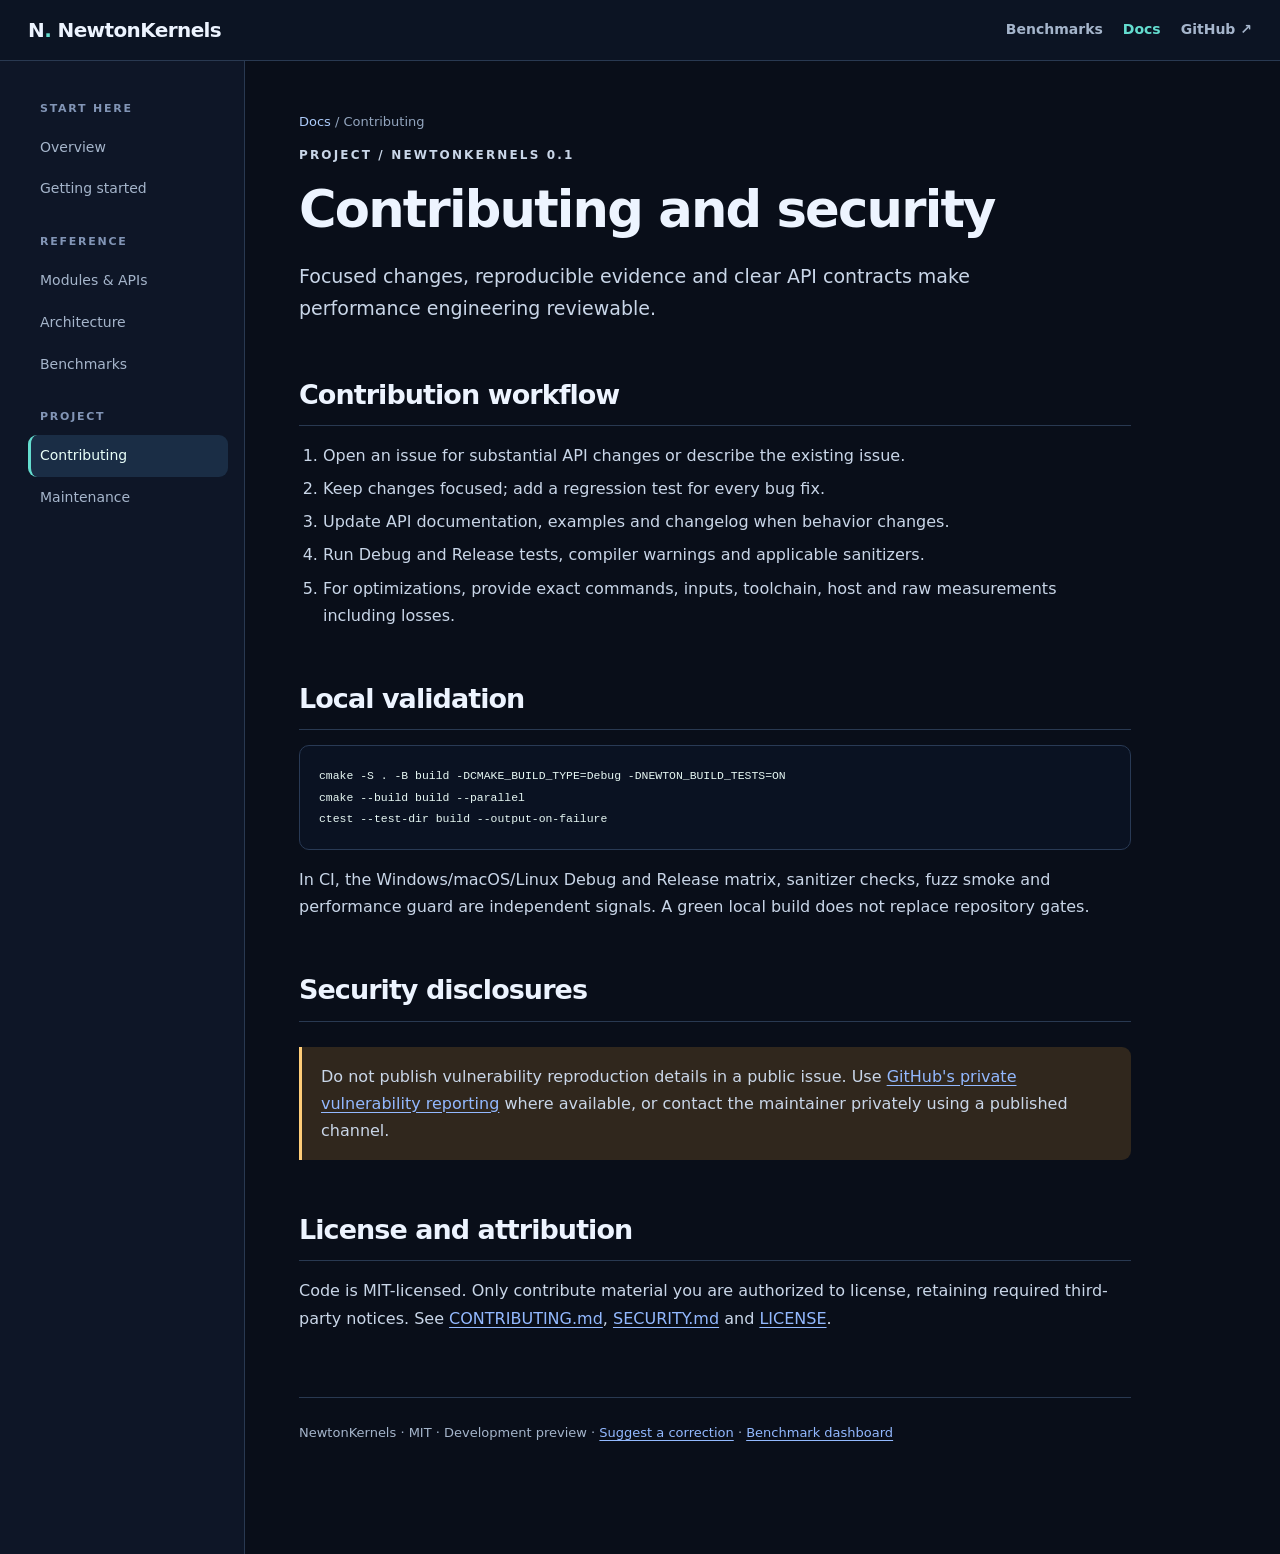
<file: showcase/docs/contributing.html>
<!doctype html>
<html lang="en"><head><meta charset="utf-8"><meta name="viewport" content="width=device-width, initial-scale=1"><meta name="theme-color" content="#0c1423"><meta name="description" content="NewtonKernels: Contributing and security. Focused changes, reproducible evidence and clear API contracts make performance engineering reviewable."><title>Contributing | NewtonKernels Docs</title><link rel="stylesheet" href="../assets/docs.css"><script src="../assets/docs.js" defer></script></head>
<body><a class="skip" href="#main">Skip to documentation</a><header class="top"><div class="top-inner"><a class="wordmark" href="../index.html">N<span>.</span> NewtonKernels</a><nav class="topnav" aria-label="Global navigation"><a href="../index.html">Benchmarks</a><a href="index.html" aria-current="page">Docs</a><a href="https://github.com/NewtonRedRing/newton-kernels">GitHub ↗</a></nav></div></header><div class="layout"><aside class="side" aria-label="Documentation navigation"><nav class="side-inner"><div class="side-label">Start here</div><a  href="index.html">Overview</a><a  href="getting-started.html">Getting started</a><div class="side-label">Reference</div><a  href="modules.html">Modules & APIs</a><a  href="architecture.html">Architecture</a><a  href="benchmarks.html">Benchmarks</a><div class="side-label">Project</div><a aria-current="page" href="contributing.html">Contributing</a><a  href="maintenance.html">Maintenance</a></nav></aside><main class="doc" id="main"><div class="breadcrumbs"><a href="index.html">Docs</a> / Contributing</div><p class="eyebrow">Project / NewtonKernels 0.1</p><h1>Contributing and security</h1><p class="lead">Focused changes, reproducible evidence and clear API contracts make performance engineering reviewable.</p>
<h2 id="workflow">Contribution workflow</h2><ol><li>Open an issue for substantial API changes or describe the existing issue.</li><li>Keep changes focused; add a regression test for every bug fix.</li><li>Update API documentation, examples and changelog when behavior changes.</li><li>Run Debug and Release tests, compiler warnings and applicable sanitizers.</li><li>For optimizations, provide exact commands, inputs, toolchain, host and raw measurements including losses.</li></ol>
<h2 id="checks">Local validation</h2><pre><code>cmake -S . -B build -DCMAKE_BUILD_TYPE=Debug -DNEWTON_BUILD_TESTS=ON
cmake --build build --parallel
ctest --test-dir build --output-on-failure</code></pre><p>In CI, the Windows/macOS/Linux Debug and Release matrix, sanitizer checks, fuzz smoke and performance guard are independent signals. A green local build does not replace repository gates.</p>
<h2 id="disclosure">Security disclosures</h2><div class="callout warning"><p>Do not publish vulnerability reproduction details in a public issue. Use <a href="https://github.com/NewtonRedRing/newton-kernels/security">GitHub's private vulnerability reporting</a> where available, or contact the maintainer privately using a published channel.</p></div>
<h2 id="licensing">License and attribution</h2><p>Code is MIT-licensed. Only contribute material you are authorized to license, retaining required third-party notices. See <a href="https://github.com/NewtonRedRing/newton-kernels/blob/main/CONTRIBUTING.md">CONTRIBUTING.md</a>, <a href="https://github.com/NewtonRedRing/newton-kernels/blob/main/SECURITY.md">SECURITY.md</a> and <a href="https://github.com/NewtonRedRing/newton-kernels/blob/main/LICENSE">LICENSE</a>.</p><footer class="footer">NewtonKernels · MIT · Development preview · <a href="https://github.com/NewtonRedRing/newton-kernels/issues">Suggest a correction</a> · <a href="../index.html">Benchmark dashboard</a></footer></main></div></body></html>
</file>
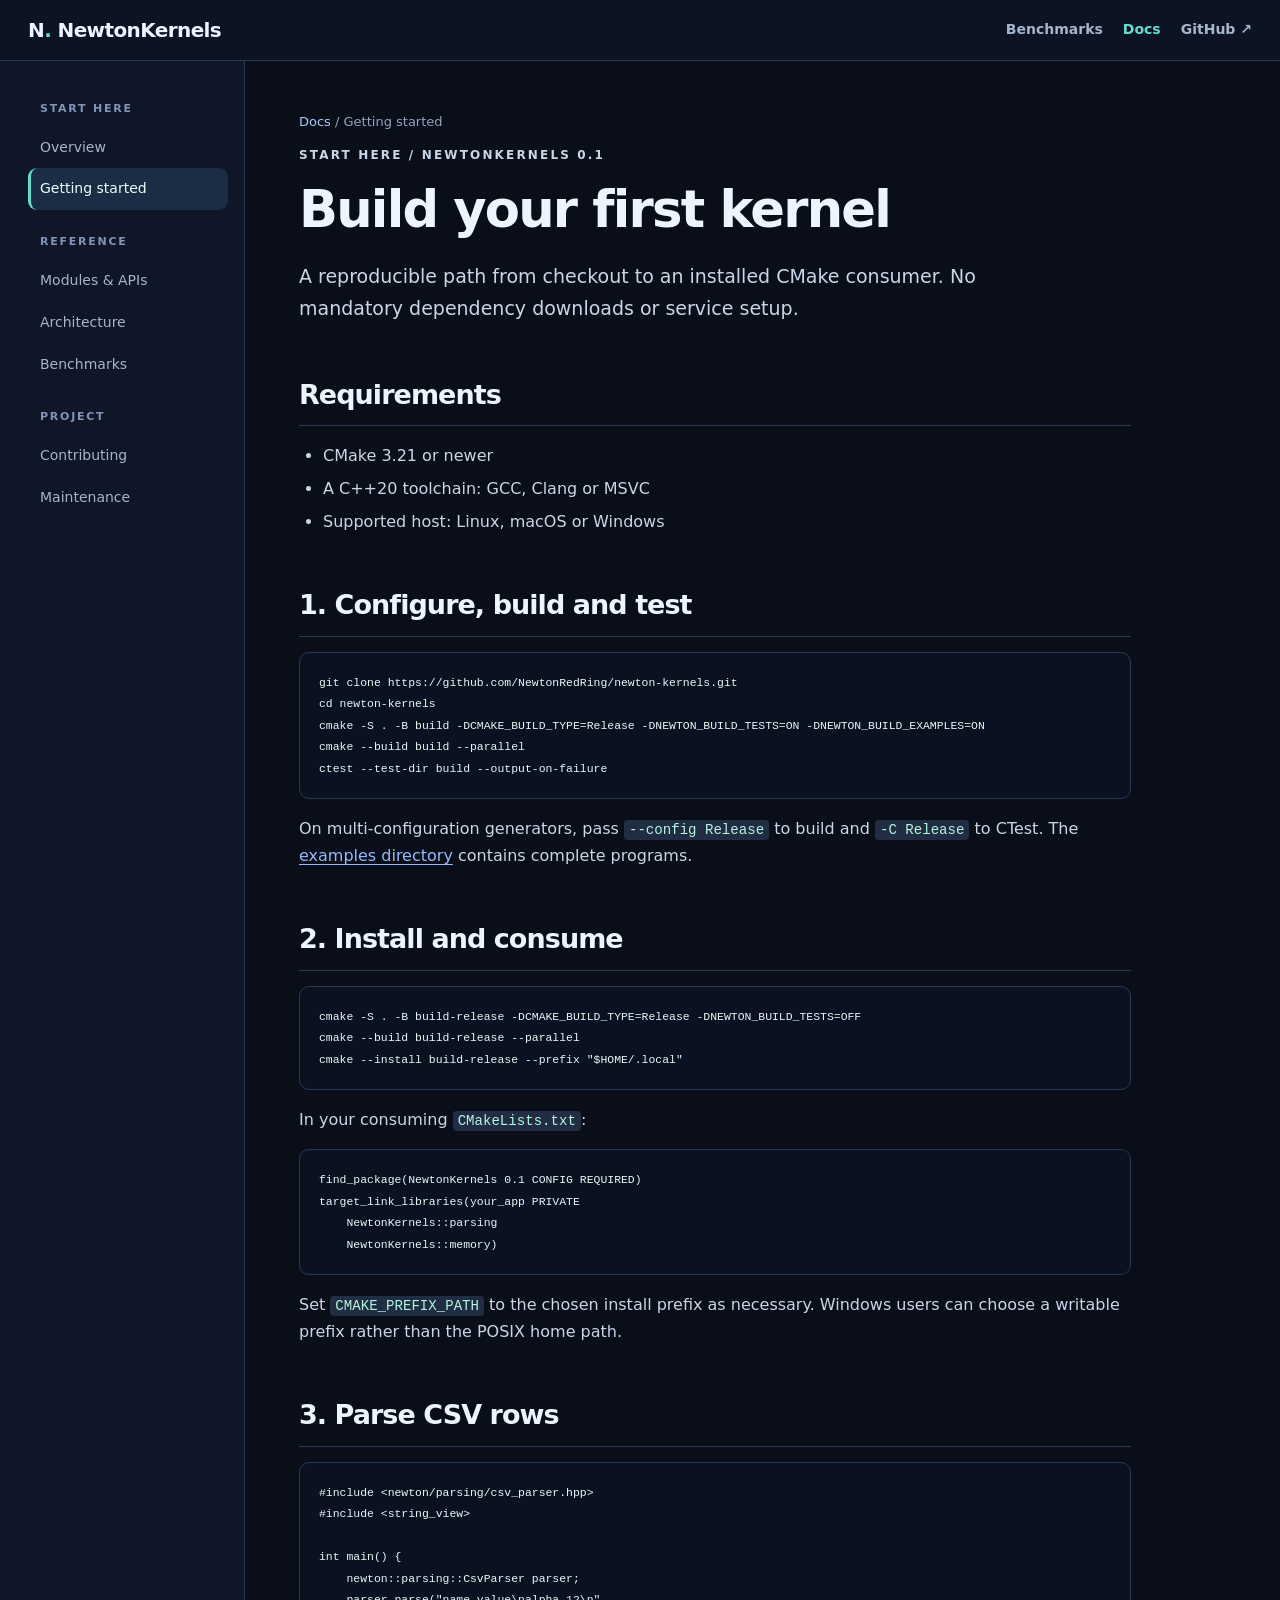
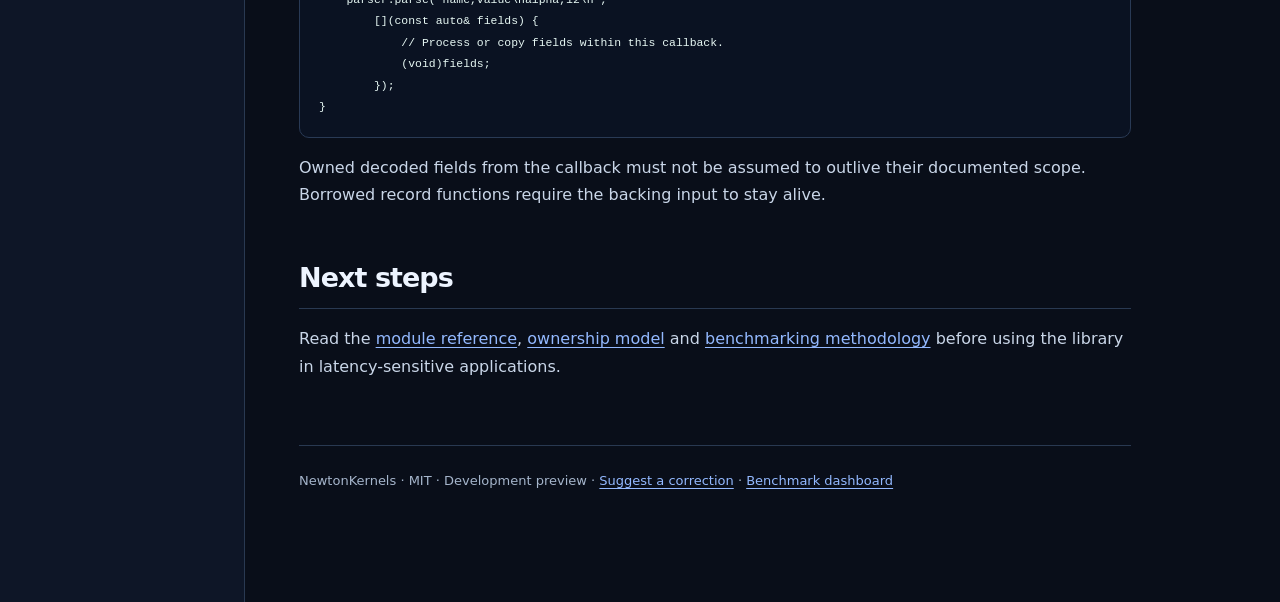
<file: showcase/docs/getting-started.html>
<!doctype html>
<html lang="en"><head><meta charset="utf-8"><meta name="viewport" content="width=device-width, initial-scale=1"><meta name="theme-color" content="#0c1423"><meta name="description" content="NewtonKernels: Build your first kernel. A reproducible path from checkout to an installed CMake consumer. No mandatory dependency downloads or service setup."><title>Getting started | NewtonKernels Docs</title><link rel="stylesheet" href="../assets/docs.css"><script src="../assets/docs.js" defer></script></head>
<body><a class="skip" href="#main">Skip to documentation</a><header class="top"><div class="top-inner"><a class="wordmark" href="../index.html">N<span>.</span> NewtonKernels</a><nav class="topnav" aria-label="Global navigation"><a href="../index.html">Benchmarks</a><a href="index.html" aria-current="page">Docs</a><a href="https://github.com/NewtonRedRing/newton-kernels">GitHub ↗</a></nav></div></header><div class="layout"><aside class="side" aria-label="Documentation navigation"><nav class="side-inner"><div class="side-label">Start here</div><a  href="index.html">Overview</a><a aria-current="page" href="getting-started.html">Getting started</a><div class="side-label">Reference</div><a  href="modules.html">Modules & APIs</a><a  href="architecture.html">Architecture</a><a  href="benchmarks.html">Benchmarks</a><div class="side-label">Project</div><a  href="contributing.html">Contributing</a><a  href="maintenance.html">Maintenance</a></nav></aside><main class="doc" id="main"><div class="breadcrumbs"><a href="index.html">Docs</a> / Getting started</div><p class="eyebrow">Start here / NewtonKernels 0.1</p><h1>Build your first kernel</h1><p class="lead">A reproducible path from checkout to an installed CMake consumer. No mandatory dependency downloads or service setup.</p>
<h2 id="requirements">Requirements</h2><ul><li>CMake 3.21 or newer</li><li>A C++20 toolchain: GCC, Clang or MSVC</li><li>Supported host: Linux, macOS or Windows</li></ul>
<h2 id="clone">1. Configure, build and test</h2><pre><code>git clone https://github.com/NewtonRedRing/newton-kernels.git
cd newton-kernels
cmake -S . -B build -DCMAKE_BUILD_TYPE=Release -DNEWTON_BUILD_TESTS=ON -DNEWTON_BUILD_EXAMPLES=ON
cmake --build build --parallel
ctest --test-dir build --output-on-failure</code></pre><p>On multi-configuration generators, pass <code>--config Release</code> to build and <code>-C Release</code> to CTest. The <a href="https://github.com/NewtonRedRing/newton-kernels/tree/main/examples">examples directory</a> contains complete programs.</p>
<h2 id="install">2. Install and consume</h2><pre><code>cmake -S . -B build-release -DCMAKE_BUILD_TYPE=Release -DNEWTON_BUILD_TESTS=OFF
cmake --build build-release --parallel
cmake --install build-release --prefix "$HOME/.local"</code></pre>
<p>In your consuming <code>CMakeLists.txt</code>:</p><pre><code>find_package(NewtonKernels 0.1 CONFIG REQUIRED)
target_link_libraries(your_app PRIVATE
    NewtonKernels::parsing
    NewtonKernels::memory)</code></pre><p>Set <code>CMAKE_PREFIX_PATH</code> to the chosen install prefix as necessary. Windows users can choose a writable prefix rather than the POSIX home path.</p>
<h2 id="example">3. Parse CSV rows</h2><pre><code>#include &lt;newton/parsing/csv_parser.hpp&gt;
#include &lt;string_view&gt;

int main() {
    newton::parsing::CsvParser parser;
    parser.parse("name,value\nalpha,12\n",
        [](const auto&amp; fields) {
            // Process or copy fields within this callback.
            (void)fields;
        });
}</code></pre><p>Owned decoded fields from the callback must not be assumed to outlive their documented scope. Borrowed record functions require the backing input to stay alive.</p>
<h2 id="next">Next steps</h2><p>Read the <a href="modules.html">module reference</a>, <a href="architecture.html">ownership model</a> and <a href="benchmarks.html">benchmarking methodology</a> before using the library in latency-sensitive applications.</p><footer class="footer">NewtonKernels · MIT · Development preview · <a href="https://github.com/NewtonRedRing/newton-kernels/issues">Suggest a correction</a> · <a href="../index.html">Benchmark dashboard</a></footer></main></div></body></html>
</file>
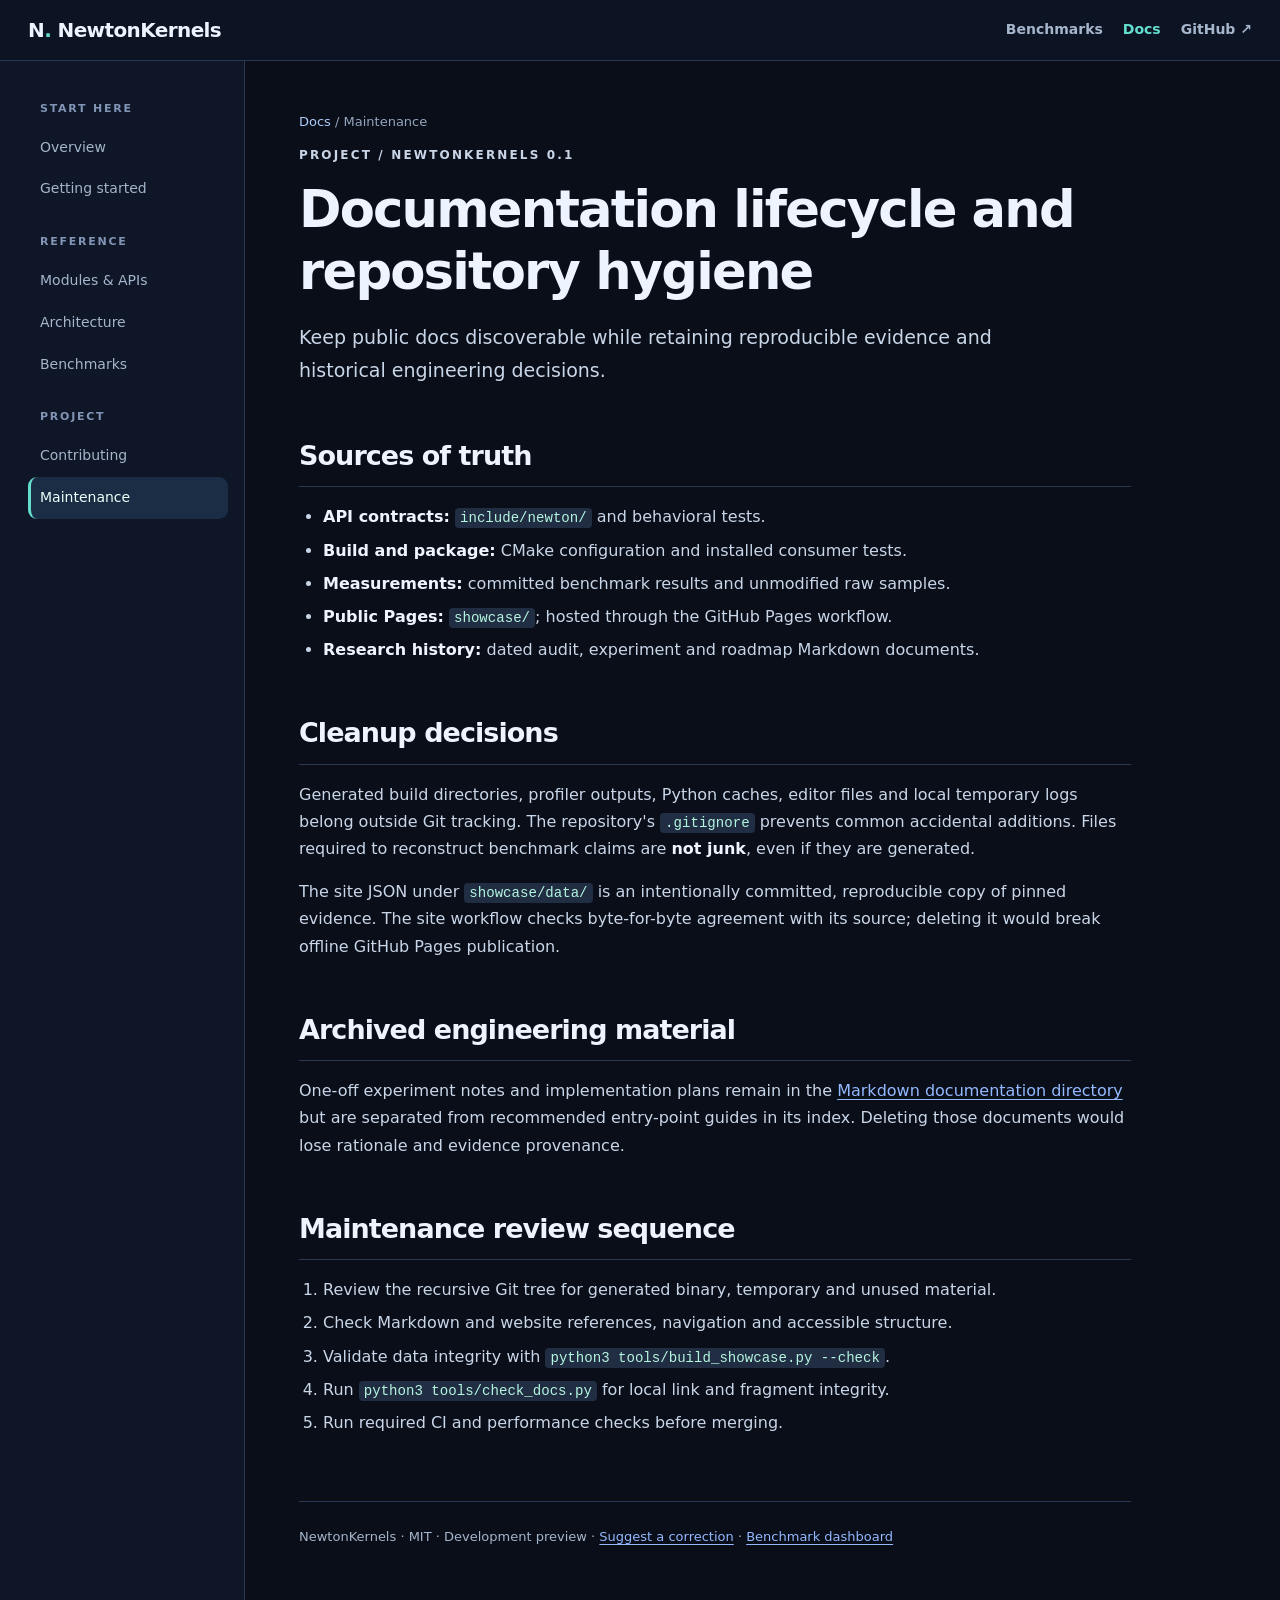
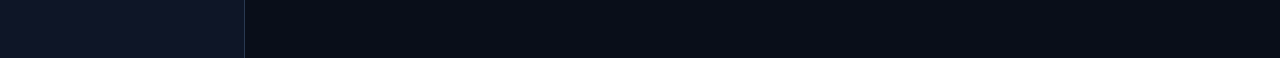
<file: showcase/docs/maintenance.html>
<!doctype html>
<html lang="en"><head><meta charset="utf-8"><meta name="viewport" content="width=device-width, initial-scale=1"><meta name="theme-color" content="#0c1423"><meta name="description" content="NewtonKernels: Documentation lifecycle and repository hygiene. Keep public docs discoverable while retaining reproducible evidence and historical engineering decisions."><title>Maintenance | NewtonKernels Docs</title><link rel="stylesheet" href="../assets/docs.css"><script src="../assets/docs.js" defer></script></head>
<body><a class="skip" href="#main">Skip to documentation</a><header class="top"><div class="top-inner"><a class="wordmark" href="../index.html">N<span>.</span> NewtonKernels</a><nav class="topnav" aria-label="Global navigation"><a href="../index.html">Benchmarks</a><a href="index.html" aria-current="page">Docs</a><a href="https://github.com/NewtonRedRing/newton-kernels">GitHub ↗</a></nav></div></header><div class="layout"><aside class="side" aria-label="Documentation navigation"><nav class="side-inner"><div class="side-label">Start here</div><a  href="index.html">Overview</a><a  href="getting-started.html">Getting started</a><div class="side-label">Reference</div><a  href="modules.html">Modules & APIs</a><a  href="architecture.html">Architecture</a><a  href="benchmarks.html">Benchmarks</a><div class="side-label">Project</div><a  href="contributing.html">Contributing</a><a aria-current="page" href="maintenance.html">Maintenance</a></nav></aside><main class="doc" id="main"><div class="breadcrumbs"><a href="index.html">Docs</a> / Maintenance</div><p class="eyebrow">Project / NewtonKernels 0.1</p><h1>Documentation lifecycle and repository hygiene</h1><p class="lead">Keep public docs discoverable while retaining reproducible evidence and historical engineering decisions.</p>
<h2 id="authoritative">Sources of truth</h2><ul><li><strong>API contracts:</strong> <code>include/newton/</code> and behavioral tests.</li><li><strong>Build and package:</strong> CMake configuration and installed consumer tests.</li><li><strong>Measurements:</strong> committed benchmark results and unmodified raw samples.</li><li><strong>Public Pages:</strong> <code>showcase/</code>; hosted through the GitHub Pages workflow.</li><li><strong>Research history:</strong> dated audit, experiment and roadmap Markdown documents.</li></ul>
<h2 id="cleanup">Cleanup decisions</h2><p>Generated build directories, profiler outputs, Python caches, editor files and local temporary logs belong outside Git tracking. The repository's <code>.gitignore</code> prevents common accidental additions. Files required to reconstruct benchmark claims are <strong>not junk</strong>, even if they are generated.</p>
<p>The site JSON under <code>showcase/data/</code> is an intentionally committed, reproducible copy of pinned evidence. The site workflow checks byte-for-byte agreement with its source; deleting it would break offline GitHub Pages publication.</p>
<h2 id="archive">Archived engineering material</h2><p>One-off experiment notes and implementation plans remain in the <a href="https://github.com/NewtonRedRing/newton-kernels/blob/main/docs/README.md">Markdown documentation directory</a> but are separated from recommended entry-point guides in its index. Deleting those documents would lose rationale and evidence provenance.</p>
<h2 id="review">Maintenance review sequence</h2><ol><li>Review the recursive Git tree for generated binary, temporary and unused material.</li><li>Check Markdown and website references, navigation and accessible structure.</li><li>Validate data integrity with <code>python3 tools/build_showcase.py --check</code>.</li><li>Run <code>python3 tools/check_docs.py</code> for local link and fragment integrity.</li><li>Run required CI and performance checks before merging.</li></ol><footer class="footer">NewtonKernels · MIT · Development preview · <a href="https://github.com/NewtonRedRing/newton-kernels/issues">Suggest a correction</a> · <a href="../index.html">Benchmark dashboard</a></footer></main></div></body></html>
</file>
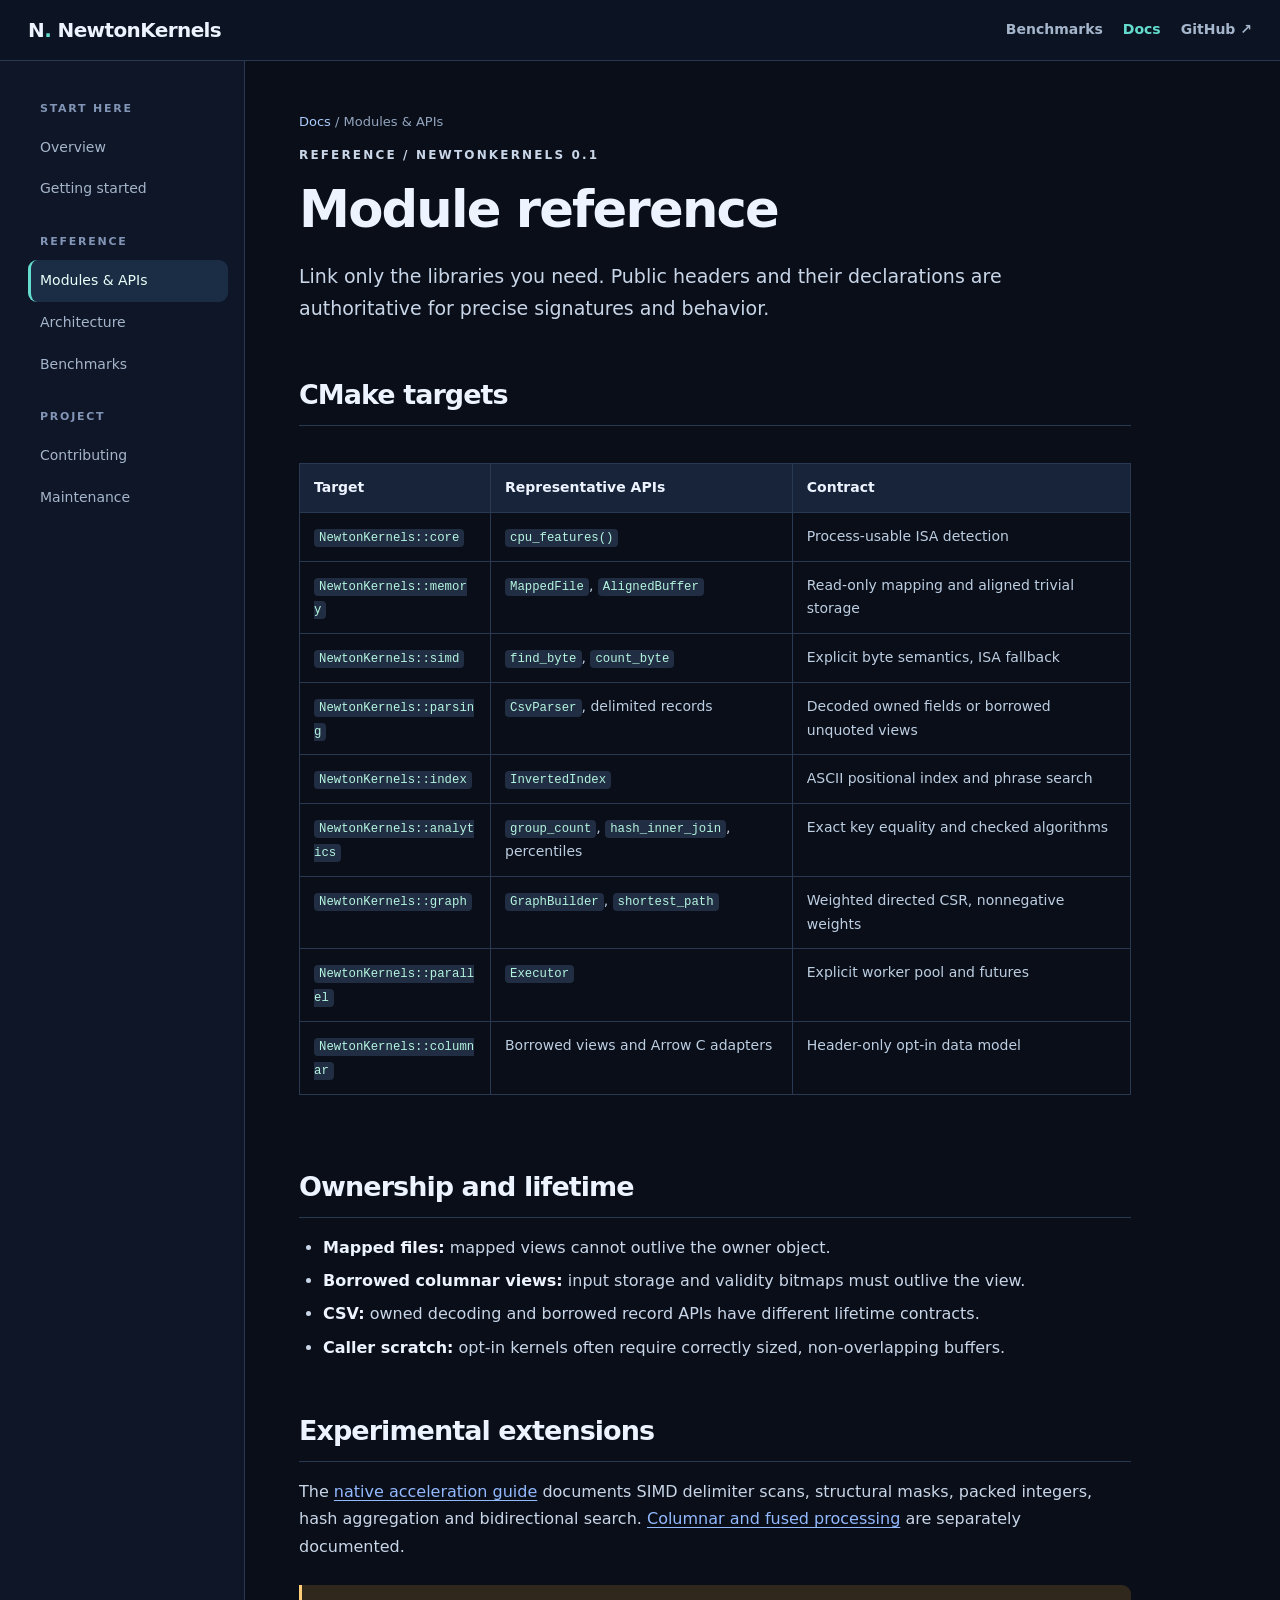
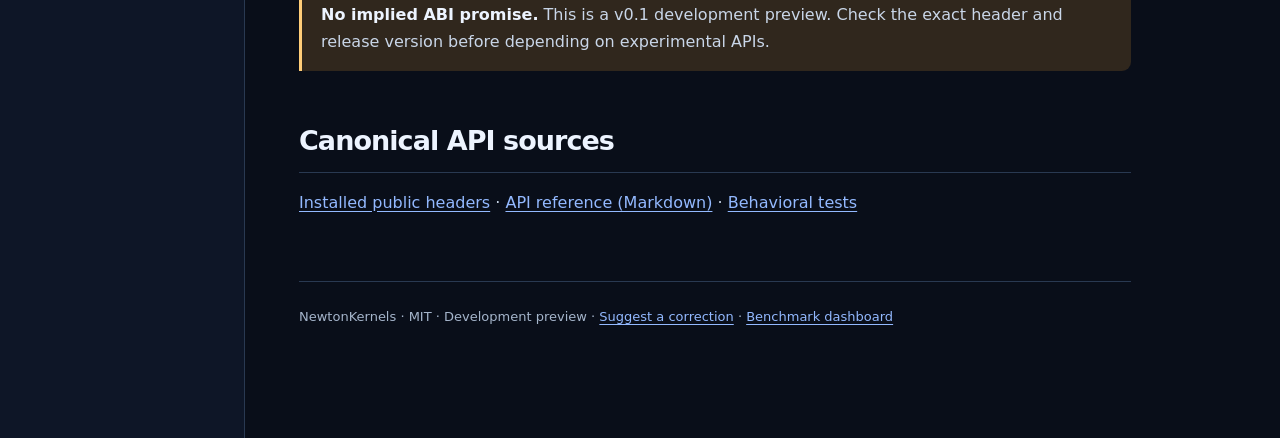
<file: showcase/docs/modules.html>
<!doctype html>
<html lang="en"><head><meta charset="utf-8"><meta name="viewport" content="width=device-width, initial-scale=1"><meta name="theme-color" content="#0c1423"><meta name="description" content="NewtonKernels: Module reference. Link only the libraries you need. Public headers and their declarations are authoritative for precise signatures and behavior."><title>Modules & APIs | NewtonKernels Docs</title><link rel="stylesheet" href="../assets/docs.css"><script src="../assets/docs.js" defer></script></head>
<body><a class="skip" href="#main">Skip to documentation</a><header class="top"><div class="top-inner"><a class="wordmark" href="../index.html">N<span>.</span> NewtonKernels</a><nav class="topnav" aria-label="Global navigation"><a href="../index.html">Benchmarks</a><a href="index.html" aria-current="page">Docs</a><a href="https://github.com/NewtonRedRing/newton-kernels">GitHub ↗</a></nav></div></header><div class="layout"><aside class="side" aria-label="Documentation navigation"><nav class="side-inner"><div class="side-label">Start here</div><a  href="index.html">Overview</a><a  href="getting-started.html">Getting started</a><div class="side-label">Reference</div><a aria-current="page" href="modules.html">Modules & APIs</a><a  href="architecture.html">Architecture</a><a  href="benchmarks.html">Benchmarks</a><div class="side-label">Project</div><a  href="contributing.html">Contributing</a><a  href="maintenance.html">Maintenance</a></nav></aside><main class="doc" id="main"><div class="breadcrumbs"><a href="index.html">Docs</a> / Modules & APIs</div><p class="eyebrow">Reference / NewtonKernels 0.1</p><h1>Module reference</h1><p class="lead">Link only the libraries you need. Public headers and their declarations are authoritative for precise signatures and behavior.</p>
<h2 id="targets">CMake targets</h2><div class="table-scroll"><table><thead><tr><th>Target</th><th>Representative APIs</th><th>Contract</th></tr></thead><tbody>
<tr><td><code>NewtonKernels::core</code></td><td><code>cpu_features()</code></td><td>Process-usable ISA detection</td></tr>
<tr><td><code>NewtonKernels::memory</code></td><td><code>MappedFile</code>, <code>AlignedBuffer</code></td><td>Read-only mapping and aligned trivial storage</td></tr>
<tr><td><code>NewtonKernels::simd</code></td><td><code>find_byte</code>, <code>count_byte</code></td><td>Explicit byte semantics, ISA fallback</td></tr>
<tr><td><code>NewtonKernels::parsing</code></td><td><code>CsvParser</code>, delimited records</td><td>Decoded owned fields or borrowed unquoted views</td></tr>
<tr><td><code>NewtonKernels::index</code></td><td><code>InvertedIndex</code></td><td>ASCII positional index and phrase search</td></tr>
<tr><td><code>NewtonKernels::analytics</code></td><td><code>group_count</code>, <code>hash_inner_join</code>, percentiles</td><td>Exact key equality and checked algorithms</td></tr>
<tr><td><code>NewtonKernels::graph</code></td><td><code>GraphBuilder</code>, <code>shortest_path</code></td><td>Weighted directed CSR, nonnegative weights</td></tr>
<tr><td><code>NewtonKernels::parallel</code></td><td><code>Executor</code></td><td>Explicit worker pool and futures</td></tr>
<tr><td><code>NewtonKernels::columnar</code></td><td>Borrowed views and Arrow C adapters</td><td>Header-only opt-in data model</td></tr>
</tbody></table></div>
<h2 id="ownership">Ownership and lifetime</h2><ul><li><strong>Mapped files:</strong> mapped views cannot outlive the owner object.</li><li><strong>Borrowed columnar views:</strong> input storage and validity bitmaps must outlive the view.</li><li><strong>CSV:</strong> owned decoding and borrowed record APIs have different lifetime contracts.</li><li><strong>Caller scratch:</strong> opt-in kernels often require correctly sized, non-overlapping buffers.</li></ul>
<h2 id="extensions">Experimental extensions</h2><p>The <a href="https://github.com/NewtonRedRing/newton-kernels/blob/main/docs/native-acceleration-guide.md">native acceleration guide</a> documents SIMD delimiter scans, structural masks, packed integers, hash aggregation and bidirectional search. <a href="https://github.com/NewtonRedRing/newton-kernels/blob/main/docs/columnar-and-fusion.md">Columnar and fused processing</a> are separately documented.</p>
<div class="callout warning"><p><strong>No implied ABI promise.</strong> This is a v0.1 development preview. Check the exact header and release version before depending on experimental APIs.</p></div>
<h2 id="source">Canonical API sources</h2><p><a href="https://github.com/NewtonRedRing/newton-kernels/tree/main/include/newton">Installed public headers</a> · <a href="https://github.com/NewtonRedRing/newton-kernels/blob/main/docs/api-reference.md">API reference (Markdown)</a> · <a href="https://github.com/NewtonRedRing/newton-kernels/tree/main/tests">Behavioral tests</a></p><footer class="footer">NewtonKernels · MIT · Development preview · <a href="https://github.com/NewtonRedRing/newton-kernels/issues">Suggest a correction</a> · <a href="../index.html">Benchmark dashboard</a></footer></main></div></body></html>
</file>
<file: showcase/assets/style.css>
:root{color-scheme:dark;--bg:#080c18;--bg2:#10172a;--surface:#141d33;--surface2:#18233e;--text:#f0f4ff;--muted:#a3b0cd;--muted2:#7484a5;--line:#273450;--cyan:#5bdfd4;--blue:#77b2ff;--violet:#c3a5fa;--warning:#f8cd85;--radius:17px}*{box-sizing:border-box}html{scroll-behavior:smooth}body{margin:0;background:var(--bg);color:var(--text);font:15px/1.62 system-ui,-apple-system,BlinkMacSystemFont,"Segoe UI",sans-serif;-webkit-font-smoothing:antialiased}a{color:inherit;text-decoration:none}a:hover{text-decoration:underline}a:focus-visible,select:focus-visible,summary:focus-visible{outline:3px solid var(--cyan);outline-offset:4px}em{font-style:normal;color:var(--cyan)}.shell{width:min(1160px,calc(100% - 48px));margin-inline:auto}.skip{position:absolute;top:-60px;left:20px;padding:10px;background:white;color:black;z-index:100}.skip:focus{top:5px}.topbar{background:#0b1020e8;border-bottom:1px solid #222d46;position:sticky;z-index:9;top:0;backdrop-filter:blur(14px)}.navbar{display:flex;align-items:center;justify-content:space-between;min-height:77px;gap:24px}.brand{display:flex;gap:11px;align-items:center;font-size:18px;letter-spacing:-.5px;font-weight:440;line-height:1.18}.brand:hover{text-decoration:none}.brand-symbol{display:grid;place-items:center;width:40px;height:40px;border:1px solid #447a87;border-radius:11px;background:#143448;font-weight:800;font-size:24px;color:#fff}.brand-symbol span{color:var(--cyan)}.brand-strong{font-weight:780}.brand small{display:block;color:var(--muted2);letter-spacing:1px;font-size:9px;text-transform:uppercase;margin-top:5px}.navbar nav{display:flex;align-items:center;gap:26px;color:var(--muted);font-size:13px;font-weight:600}.navbar nav a:hover{color:white}.nav-code{border:1px solid #42516e;padding:10px 15px;border-radius:9px;color:white}.hero{display:grid;grid-template-columns:1.55fr .85fr;gap:60px;align-items:center;padding-top:100px;padding-bottom:100px;min-height:570px}.hero:before{content:"";pointer-events:none;position:absolute;top:80px;left:15%;width:650px;height:480px;background:radial-gradient(circle,#18505d35,transparent 64%);filter:blur(38px);z-index:-1}.eyebrow,.kicker{font-size:11px;letter-spacing:2px;font-weight:760;color:var(--cyan)}.eyebrow{display:flex;align-items:center;gap:11px}.pulse{width:8px;height:8px;background:var(--cyan);border-radius:50%;box-shadow:0 0 13px #5bdfd488}h1,h2,h3,p{margin-top:0}h1{font-size:clamp(40px,5vw,69px);line-height:1.11;letter-spacing:-2.9px;margin:24px 0 25px;font-weight:790}h2{font-size:clamp(28px,3vw,41px);letter-spacing:-1.5px;line-height:1.18;margin:13px 0 14px}h3{font-size:17px;line-height:1.35}p{color:var(--muted)}.hero-lead{font-size:16px;max-width:600px}.hero-lead strong{color:var(--text);font-weight:580}.hero-actions{display:flex;gap:12px;flex-wrap:wrap;margin-top:34px}.btn{display:inline-flex;gap:18px;align-items:center;justify-content:center;padding:13px 18px;border-radius:10px;font-weight:760;font-size:13px}.primary{color:#071c24;background:var(--cyan)}.primary:hover{background:#97fff5;text-decoration:none}.secondary{color:var(--text);background:#131b2e;border:1px solid #3a4864}.secondary:hover{text-decoration:none;background:#1c2a45}.hero-footnote{font-size:11px;margin:23px 0 0;color:#92a0bb}.hero-panel{border-radius:21px;padding:28px;background:linear-gradient(135deg,#172841,#111b31 75%);box-shadow:0 35px 80px #0006;border:1px solid #354869;position:relative;overflow:hidden}.hero-panel:after{content:"";position:absolute;top:-140px;right:-150px;height:310px;width:310px;background:radial-gradient(circle,#5bdfd420,transparent 75%)}.panel-top{display:flex;justify-content:space-between;align-items:center;font-size:10px;letter-spacing:1.4px;color:#b4c9e8;font-weight:800;gap:10px}.live-dot{border:1px solid #34756e;color:#91f1d9;border-radius:100px;padding:3px 8px;white-space:nowrap}.panel-big{display:flex;align-items:baseline;gap:4px;margin-top:26px;font-size:82px;letter-spacing:-5px;font-weight:800;line-height:1}.panel-big .unit{font-size:39px;color:var(--cyan)}.panel-title{color:var(--text);font-weight:670;margin:8px 0 4px}.panel-note{font-size:12px;line-height:1.5;max-width:290px}.panel-stats{display:grid;grid-template-columns:1fr 1fr;margin-top:35px;gap:10px}.panel-stats>div{display:flex;flex-direction:column;gap:2px}.panel-stats strong{font-size:25px}.panel-stats span{font-size:11px;color:#91a3c2}.thin-line{height:1px;background:#31405b;margin:22px 0 13px}.panel-source{font-size:11px;margin:0}.strip{border-block:1px solid #24304c;background:#11192c}.strip-grid{display:grid;grid-template-columns:repeat(4,1fr);gap:18px;padding-block:22px}.strip-grid span{color:#c6d2eb;font-size:12px;font-weight:610;white-space:nowrap}.strip-grid b{color:var(--cyan);font-size:11px;margin-right:8px}.section{padding-block:92px;scroll-margin-top:70px}.section-alt{background:#10182a;border-block:1px solid #24314c}.section-heading{display:flex;align-items:end;justify-content:space-between;gap:30px;margin-bottom:32px}.section-heading>div{max-width:760px}.section-heading p{margin:0}.subtle-link{color:var(--cyan);font-size:13px;font-weight:680;white-space:nowrap}.controls{display:grid;grid-template-columns:1.45fr 1fr 1fr;gap:14px;background:#151d30;padding:16px;border:1px solid var(--line);border-radius:14px}.control-item label{display:block;color:#94a4c1;font-size:10px;letter-spacing:.75px;text-transform:uppercase;font-weight:760;margin-bottom:7px}select{width:100%;border:1px solid #354460;border-radius:9px;background:#0d1527;color:#e8eefc;padding:11px 12px;font:inherit;font-size:12px;appearance:auto}.results-context{display:flex;align-items:center;gap:24px;padding:20px 5px;font-size:12px;color:var(--muted);font-weight:600}.legend-dot{width:9px;height:9px;border-radius:50%;display:inline-block;margin-right:8px}.newton-dot{background:var(--cyan)}.competitor-dot{background:var(--violet)}.result-count{margin-left:auto;font-size:11px;color:#8696b4}.benchmark-list{display:grid;grid-template-columns:repeat(2,minmax(0,1fr));gap:16px}.result-card{border:1px solid #2c3b59;border-radius:var(--radius);background:linear-gradient(145deg,#151e32,#10182a);padding:22px;min-width:0}.result-top{display:flex;justify-content:space-between;gap:8px;align-items:start}.result-eyebrow{color:#9cb6d2;font-size:10px;font-weight:780;letter-spacing:1px}.result-card h3{margin:6px 0 4px}.result-size{font-size:12px}.outcome{font-size:10px;border-radius:100px;padding:5px 8px;white-space:normal;text-align:center;max-width:140px;line-height:1.35}.newton-wins{background:#17433d;color:#a1f7de;border:1px solid #256859}.competitor-wins{background:#40273e;color:#f3c1f2;border:1px solid #83557e}.neutral{background:#293752;color:#d2ddf2}.bars{display:flex;flex-direction:column;gap:17px;margin:17px 0 20px}.bar-heading{display:flex;justify-content:space-between;align-items:baseline;gap:8px;font-size:12px;margin-bottom:7px}.bar-label{color:#b3c2dd}.bar-value{font-variant-numeric:tabular-nums;color:#f5f6ff}.bar-track{height:9px;border-radius:10px;background:#28324b;overflow:hidden}.bar-fill{height:100%;border-radius:10px;min-width:2px}.bar-fill.newton{background:linear-gradient(90deg,#2c999d,#67efe0)}.bar-fill.competitor{background:linear-gradient(90deg,#7451af,#d2b4ff)}.result-meta{border-top:1px solid #2a3851;display:flex;gap:8px;flex-wrap:wrap;padding-top:14px;align-items:center;font-size:10px}.ratio{color:#eef1ff;font-weight:700}.verified-label{color:#93e4d2}.checksum{color:#8d9fbd;overflow-wrap:anywhere}.raw-detail{border-top:1px solid #28364c;margin-top:16px;padding-top:9px}.raw-detail summary{cursor:pointer;font-size:11px;color:#bdd0ec}.detail-grid{display:grid;gap:7px;padding-top:14px}.detail-entry{display:flex;gap:18px;justify-content:space-between;font-size:11px}.detail-key{color:#98aac9;min-width:130px}.detail-value{color:#e2e9f7;overflow-wrap:anywhere;text-align:right;font-variant-numeric:tabular-nums}.empty,.error{border:1px dashed #58627d;border-radius:12px;padding:26px;color:#d8e2f3;grid-column:1/-1}.footnote{margin:20px 0 0;font-size:12px;line-height:1.7;color:#97a8c7}.footnote strong{color:#c8d5ef}.coverage-ratio{color:#b7c6df;font-size:12px;border:1px solid #455270;border-radius:100px;padding:8px 13px;white-space:nowrap}.module-grid{display:grid;grid-template-columns:repeat(4,minmax(0,1fr));gap:13px}.module{border:1px solid #2d3c59;border-radius:14px;background:#141e33;padding:20px;min-height:257px;display:flex;flex-direction:column}.module-top{display:flex;justify-content:space-between;gap:8px;align-items:center}.module-no{font-variant-numeric:tabular-nums;font-weight:780;color:#617894;font-size:17px}.module-status{font-size:10px;border-radius:5px;padding:3px 6px;font-weight:700;text-align:center}.module-status.verified{color:#96ead6;background:#1f453f}.module-status.pending{color:#e4c48a;background:#493c2b}.module-tag{color:#7fa5b9;font-size:9px;letter-spacing:1.1px;margin:21px 0 10px}.module h3{margin-bottom:10px}.module-features{font-size:12px;line-height:1.65}.module-opponent{font-size:11px;color:#a8e5de;margin-top:auto;margin-bottom:6px}.module-note{font-size:10px;color:#8f9fb9;margin-top:auto;margin-bottom:0}.coverage-key{display:flex;align-items:center;gap:11px;flex-wrap:wrap;font-size:12px;color:#aebdd7;margin-top:21px}.key-dot{display:inline-block;width:8px;height:8px;border-radius:50%;margin-left:8px}.key-dot.verified{background:var(--cyan)}.key-dot.pending{background:var(--warning)}.table-scroll{overflow-x:auto;border-radius:14px;border:1px solid var(--line)}table{border-collapse:collapse;width:100%;min-width:690px;text-align:left}.matrix th,.matrix td{padding:14px 17px;border-bottom:1px solid #29354b;font-size:12px}.matrix thead th{background:#192540;color:#edf3ff;font-size:11px;letter-spacing:.4px}.matrix tbody tr:nth-child(even){background:#111a2c}.matrix tbody tr:hover{background:#1b2842}.matrix tbody tr:last-child th,.matrix tbody tr:last-child td{border-bottom:0}.matrix tbody th{font-weight:580;color:#d2def2}.status-present{color:#a0e6d7}.status-pending{color:#a7b2c7}.method-grid{display:grid;grid-template-columns:repeat(4,1fr);gap:13px}.method-card{background:#151e33;border:1px solid #2d3c59;border-radius:14px;padding:21px}.method-no{font-size:12px;color:var(--cyan);font-weight:800;letter-spacing:1px}.method-card h3{margin-top:29px}.method-card p{font-size:12px;line-height:1.7;margin:0}.evidence-links{margin-top:24px;display:grid;grid-template-columns:repeat(2,1fr);gap:12px}.evidence-links a{display:flex;justify-content:space-between;gap:15px;background:#0c1527;border:1px solid #35445e;border-radius:9px;padding:14px 16px;font-weight:670;font-size:12px}.evidence-links a span{color:var(--cyan)}.callout{background:linear-gradient(90deg,#102c39,#151d31);border:1px solid #285a69;border-radius:22px;padding:40px;margin-block:65px;display:flex;align-items:center;justify-content:space-between;gap:24px}.callout h2{margin:9px 0}.callout p{margin:0}.callout a{flex-shrink:0}footer{border-top:1px solid #26344e;background:#0b1120}.footer-inner{padding-block:30px;display:flex;gap:15px;justify-content:space-between;color:#a5b5d0;font-size:11px}.footer-inner>a{color:#77dacf}.muted{color:#687992}.sr-only{position:absolute;width:1px;height:1px;padding:0;margin:-1px;overflow:hidden;clip:rect(0,0,0,0);white-space:nowrap;border:0}
@media(max-width:980px){.hero{grid-template-columns:1fr;gap:30px;padding-block:66px}.hero-panel{max-width:510px}.module-grid{grid-template-columns:repeat(2,1fr)}.method-grid{grid-template-columns:repeat(2,1fr)}.strip-grid{grid-template-columns:repeat(2,1fr)}.navbar nav{gap:13px}.navbar nav a:not(.nav-code){display:none}}
@media(max-width:680px){.shell{width:calc(100% - 30px)}.hero{padding-block:50px}h1{letter-spacing:-1.6px}.benchmark-list,.controls,.method-grid,.evidence-links{grid-template-columns:1fr}.module-grid{grid-template-columns:1fr}.result-top{flex-direction:column}.section{padding-block:62px}.section-heading{display:block}.subtle-link,.coverage-ratio{display:inline-block;margin-top:13px}.callout{flex-direction:column;align-items:flex-start;padding:24px;margin-block:40px}.footer-inner{flex-direction:column}.strip-grid{grid-template-columns:1fr 1fr;gap:10px}.strip-grid span{font-size:10px}.detail-entry{flex-direction:column;gap:3px}.detail-value{text-align:left}.results-context{gap:12px;flex-wrap:wrap}.result-count{margin-left:0}.hero-actions{flex-direction:column;align-items:stretch}.btn{width:100%}}
@media(prefers-reduced-motion:reduce){html{scroll-behavior:auto}}

/* Equal-footing qualitative competitor strengths, never mixed with measured latency. */
.strength-grid{display:grid;grid-template-columns:repeat(3,minmax(0,1fr));gap:15px}.strength-card{border:1px solid #37425e;background:#121b30;border-radius:14px;padding:23px;min-height:265px;display:flex;flex-direction:column}.strength-label{font-size:10px;color:var(--violet);font-weight:800;letter-spacing:1.2px}.strength-card h3{margin:20px 0 8px}.strength-card p{font-size:12px}.strength-card a{color:var(--cyan);font-weight:700;font-size:12px;margin-top:auto}.strength-card code{color:#edf0ff;background:#26334c;padding:2px 4px;border-radius:4px}@media(max-width:760px){.strength-grid{grid-template-columns:1fr}.strength-card{min-height:200px}}
</file>
<file: showcase/assets/docs.css>
:root {
  color-scheme:dark;
  --bg:#090e19;
  --sidebar:#0e1627;
  --panel:#121e31;
  --card:#142238;
  --line:#293951;
  --text:#edf4ff;
  --muted:#a5b5cb;
  --accent:#64ddcf;
  --accent2:#93b9ff;
  --focus:#ffcd78
}

* {
  box-sizing:border-box
}

html {
  scroll-behavior:smooth
}

body {
  margin:0;
  background:var(--bg);
  color:var(--text);
  font:16px/1.7 system-ui,-apple-system,"Segoe UI",sans-serif
}

a {
  color:var(--accent2);
  text-underline-offset:3px
}

a:hover {
  color:var(--accent)
}

a:focus-visible,button:focus-visible,input:focus-visible {
  outline:3px solid var(--focus);
  outline-offset:3px
}

.skip {
  position:absolute;
  top:-80px;
  left:12px;
  z-index:100;
  background:#fff;
  color:#000;
  padding:12px
}

.skip:focus {
  top:8px
}

.top {
  background:#0c1423;
  border-bottom:1px solid var(--line);
  position:sticky;
  top:0;
  z-index:20
}

.top-inner {
  max-width:1480px;
  margin:auto;
  padding:13px 28px;
  display:flex;
  align-items:center;
  gap:24px;
  justify-content:space-between
}

.wordmark {
  font-weight:750;
  letter-spacing:-.03em;
  font-size:20px;
  color:var(--text);
  text-decoration:none
}

.wordmark span {
  color:var(--accent)
}

.topnav {
  display:flex;
  gap:20px;
  font-size:14px;
  font-weight:650
}

.topnav a {
  color:var(--muted);
  text-decoration:none
}

.topnav a[aria-current],.topnav a:hover {
  color:var(--accent)
}

.layout {
  max-width:1480px;
  margin:0 auto;
  display:grid;
  grid-template-columns:245px minmax(0,1fr);
  min-height:calc(100vh - 70px)
}

.side {
  padding:32px 16px 32px 28px;
  background:var(--sidebar);
  border-right:1px solid var(--line)
}

.side-inner {
  position:sticky;
  top:100px
}

.side-label {
  text-transform:uppercase;
  font-size:11px;
  letter-spacing:.16em;
  color:#8295b6;
  font-weight:800;
  margin:23px 12px 8px
}

.side-label:first-child {
  margin-top:0
}

.side a {
  display:block;
  text-decoration:none;
  color:var(--muted);
  border-radius:9px;
  padding:9px 12px;
  font-size:14px
}

.side a:hover,.side a[aria-current] {
  background:#1a2d45;
  color:#e9fff9
}

.side a[aria-current] {
  border-left:3px solid var(--accent);
  padding-left:9px
}

.doc {
  max-width:940px;
  width:100%;
  padding:50px 54px 110px;
  min-width:0
}

.eyebrow {
  font-size:12px;
  text-transform:uppercase;
  letter-spacing:.18em;
  font-weight:800;
  color:var(--accent)
}

h1,h2,h3 {
  letter-spacing:-.035em;
  line-height:1.2
}

h1 {
  font-size:clamp(34px,4vw,52px);
  margin:14px 0 18px
}

h2 {
  font-size:27px;
  margin:54px 0 15px;
  border-bottom:1px solid var(--line);
  padding-bottom:14px
}

h3 {
  font-size:19px;
  margin:30px 0 9px
}

.lead {
  font-size:19px;
  color:#bdcce0;
  max-width:740px;
  line-height:1.7
}

.doc p,.doc li {
  color:#c9d6e8
}

.doc strong {
  color:var(--text)
}

.pill {
  display:inline-block;
  border:1px solid #345b67;
  border-radius:99px;
  color:var(--accent);
  font-size:12px;
  font-weight:750;
  padding:4px 10px;
  margin-right:8px
}

.tiles {
  display:grid;
  grid-template-columns:repeat(2,minmax(0,1fr));
  gap:14px;
  margin:28px 0
}

.tile {
  display:block;
  background:var(--panel);
  border:1px solid var(--line);
  border-radius:13px;
  padding:22px;
  color:var(--text);
  text-decoration:none
}

.tile:hover {
  border-color:#4ba99f;
  background:#172b42;
  color:var(--text)
}

.tile strong {
  display:block;
  font-size:17px
}

.tile span {
  display:block;
  color:var(--muted);
  font-size:14px;
  margin-top:7px
}

.callout {
  background:#112b35;
  border-left:3px solid var(--accent);
  padding:16px 19px;
  margin:25px 0;
  border-radius:0 9px 9px 0
}

.callout p {
  margin:0
}

.callout.warning {
  background:#30271d;
  border-color:var(--focus)
}

pre {
  background:#0a1222;
  color:#e7f8f4;
  border:1px solid #293a55;
  border-radius:10px;
  padding:19px;
  overflow:auto;
  font-size:13px;
  line-height:1.65
}

code {
  font: .88em ui-monospace,SFMono-Regular,Consolas,monospace
}

p code,li code,td code {
  background:#202d42;
  color:#b4f5df;
  border-radius:4px;
  padding:2px 5px;
  overflow-wrap:anywhere
}

.table-scroll {
  overflow-x:auto
}

.doc table {
  border-collapse:collapse;
  width:100%;
  margin:22px 0;
  font-size:14px
}

.doc th {
  text-align:left;
  color:var(--text);
  background:#17243a
}

.doc td,.doc th {
  padding:12px 14px;
  border:1px solid var(--line);
  vertical-align:top
}

.doc td {
  color:#bdcee1
}

.breadcrumbs {
  font-size:13px;
  color:#93a5be
}

.breadcrumbs a {
  color:#accbfa;
  text-decoration:none
}

.actions {
  display:flex;
  gap:12px;
  flex-wrap:wrap;
  margin:25px 0
}

.button {
  display:inline-block;
  background:#23544f;
  color:#f3fffc;
  text-decoration:none;
  font-weight:750;
  font-size:14px;
  border:1px solid #4ec1b3;
  border-radius:9px;
  padding:10px 17px
}

.button.secondary {
  background:transparent;
  border-color:#475c77;
  color:var(--text)
}

.footer {
  border-top:1px solid var(--line);
  margin-top:65px;
  padding-top:24px;
  color:var(--muted);
  font-size:13px
}

.footer a {
  color:var(--accent2)
}

ul,ol {
  padding-left:24px
}

li {
  margin:6px 0
}

.search {
  background:#142238;
  border:1px solid #3a536d;
  border-radius:8px;
  color:white;
  padding:12px 14px;
  width:min(100%,480px);
  font:inherit
}

.search::placeholder {
  color:#9eacc0
}

.search:focus {
  outline:2px solid var(--accent)
}

.empty {
  color:var(--muted);
  display:none
}

h2[id],h3[id] {
  scroll-margin-top:96px
}

@media(max-width:900px) {
  .layout {
    grid-template-columns:1fr
  }

  .side {
    border-right:0;
    border-bottom:1px solid var(--line);
    padding:16px
  }

  .side-inner {
    position:static;
    display:flex;
    flex-wrap:wrap;
    gap:4px
  }

  .side-label {
    width:100%;
    margin:12px 4px 4px
  }

  .side a {
    padding:7px 10px
  }

  .side a[aria-current] {
    padding-left:7px
  }

  .doc {
    padding:34px 22px 75px
  }

  .top-inner {
    padding:12px 20px
  }

  .topnav {
    gap:12px
  }

}

@media(max-width:600px) {
  .tiles {
    grid-template-columns:1fr
  }

  .topnav {
    font-size:12px
  }

  .wordmark {
    font-size:17px
  }

  .doc {
    padding-inline:18px
  }

  h1 {
    font-size:34px
  }

}

[hidden] {
  display:none!important
}
</file>
